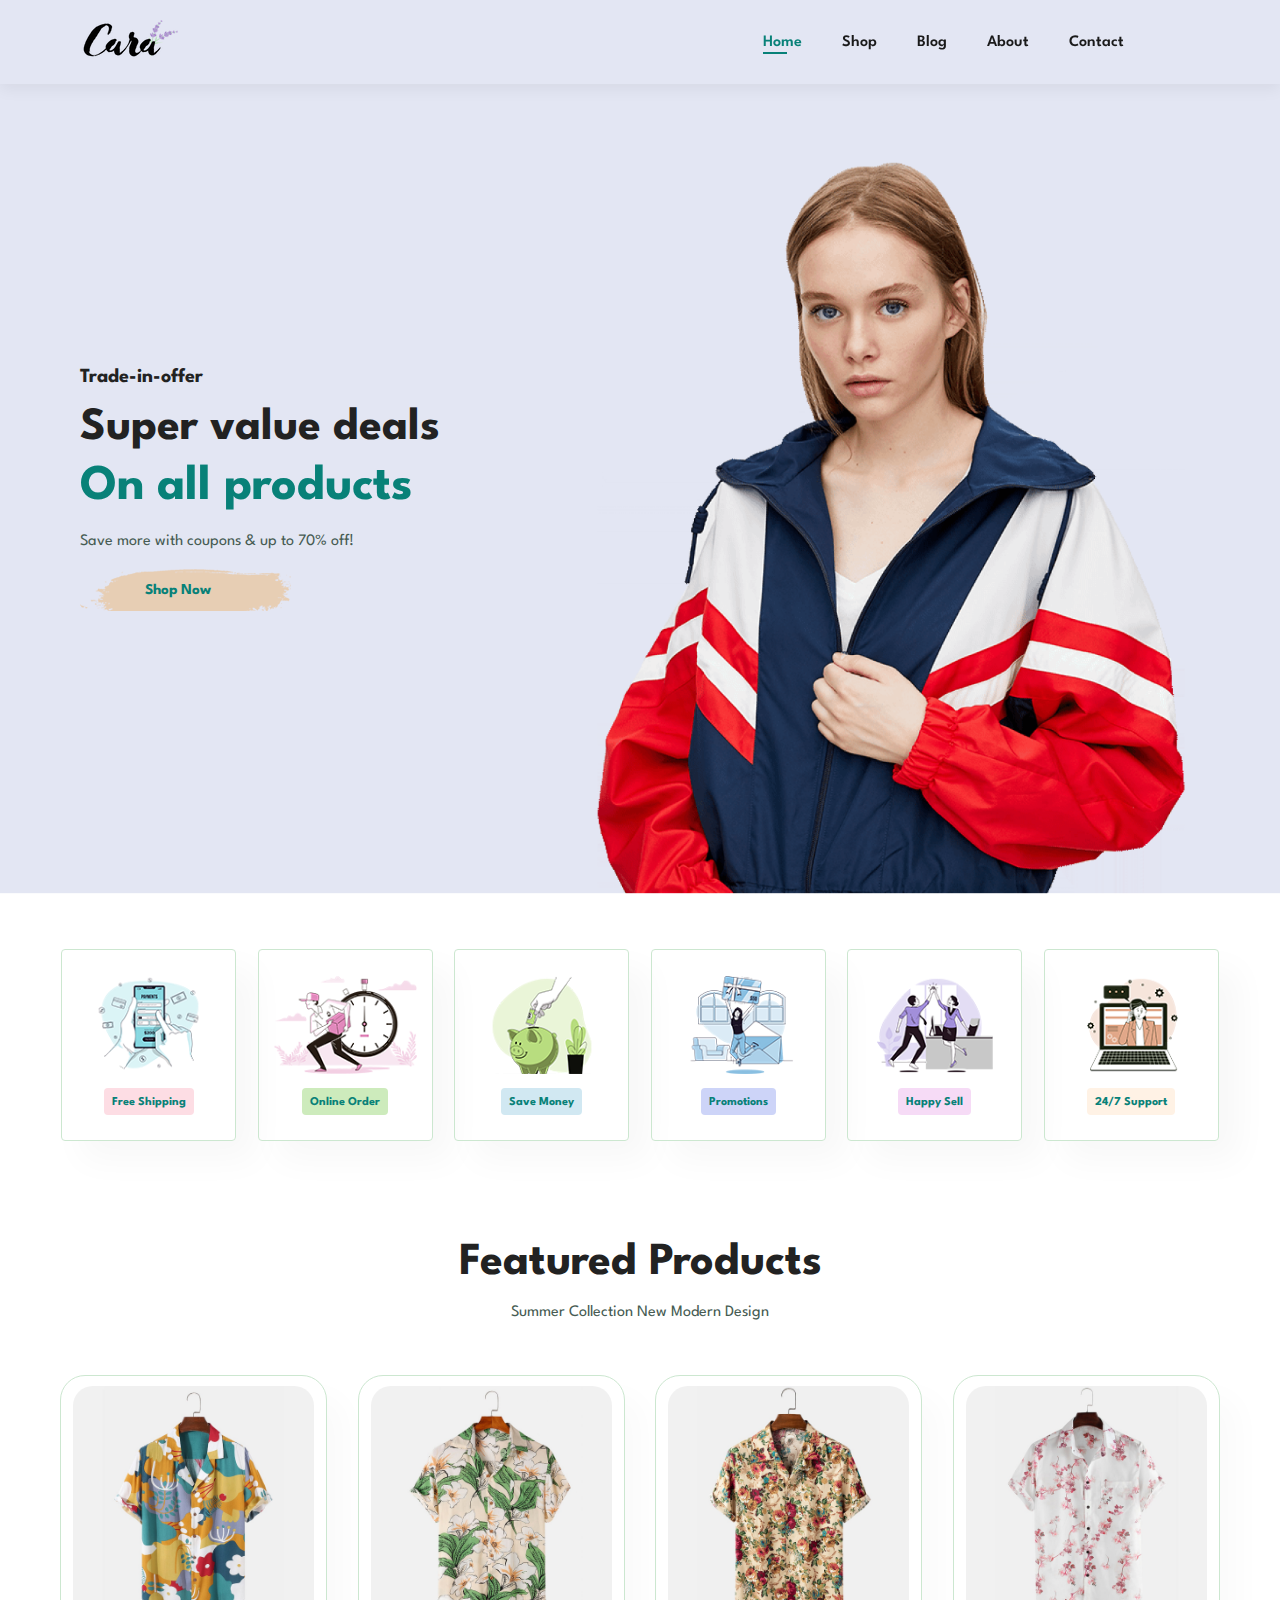
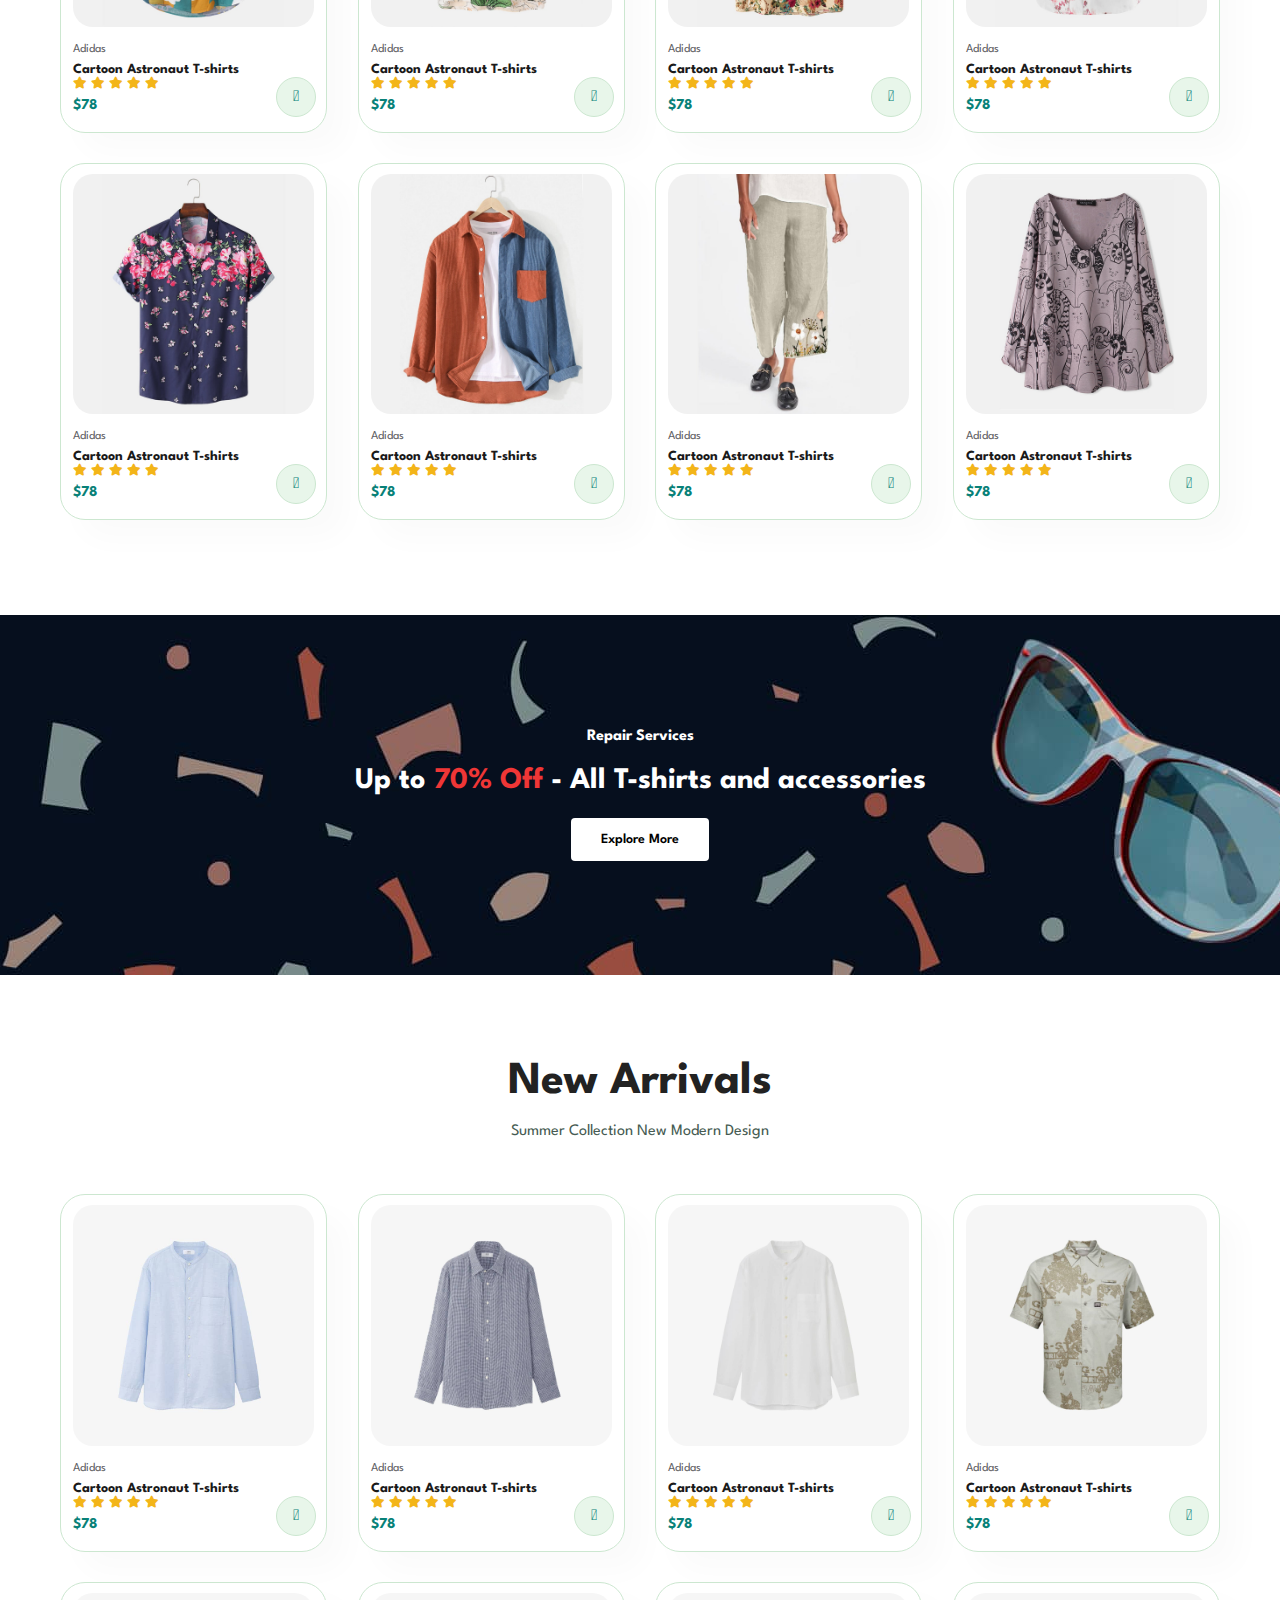
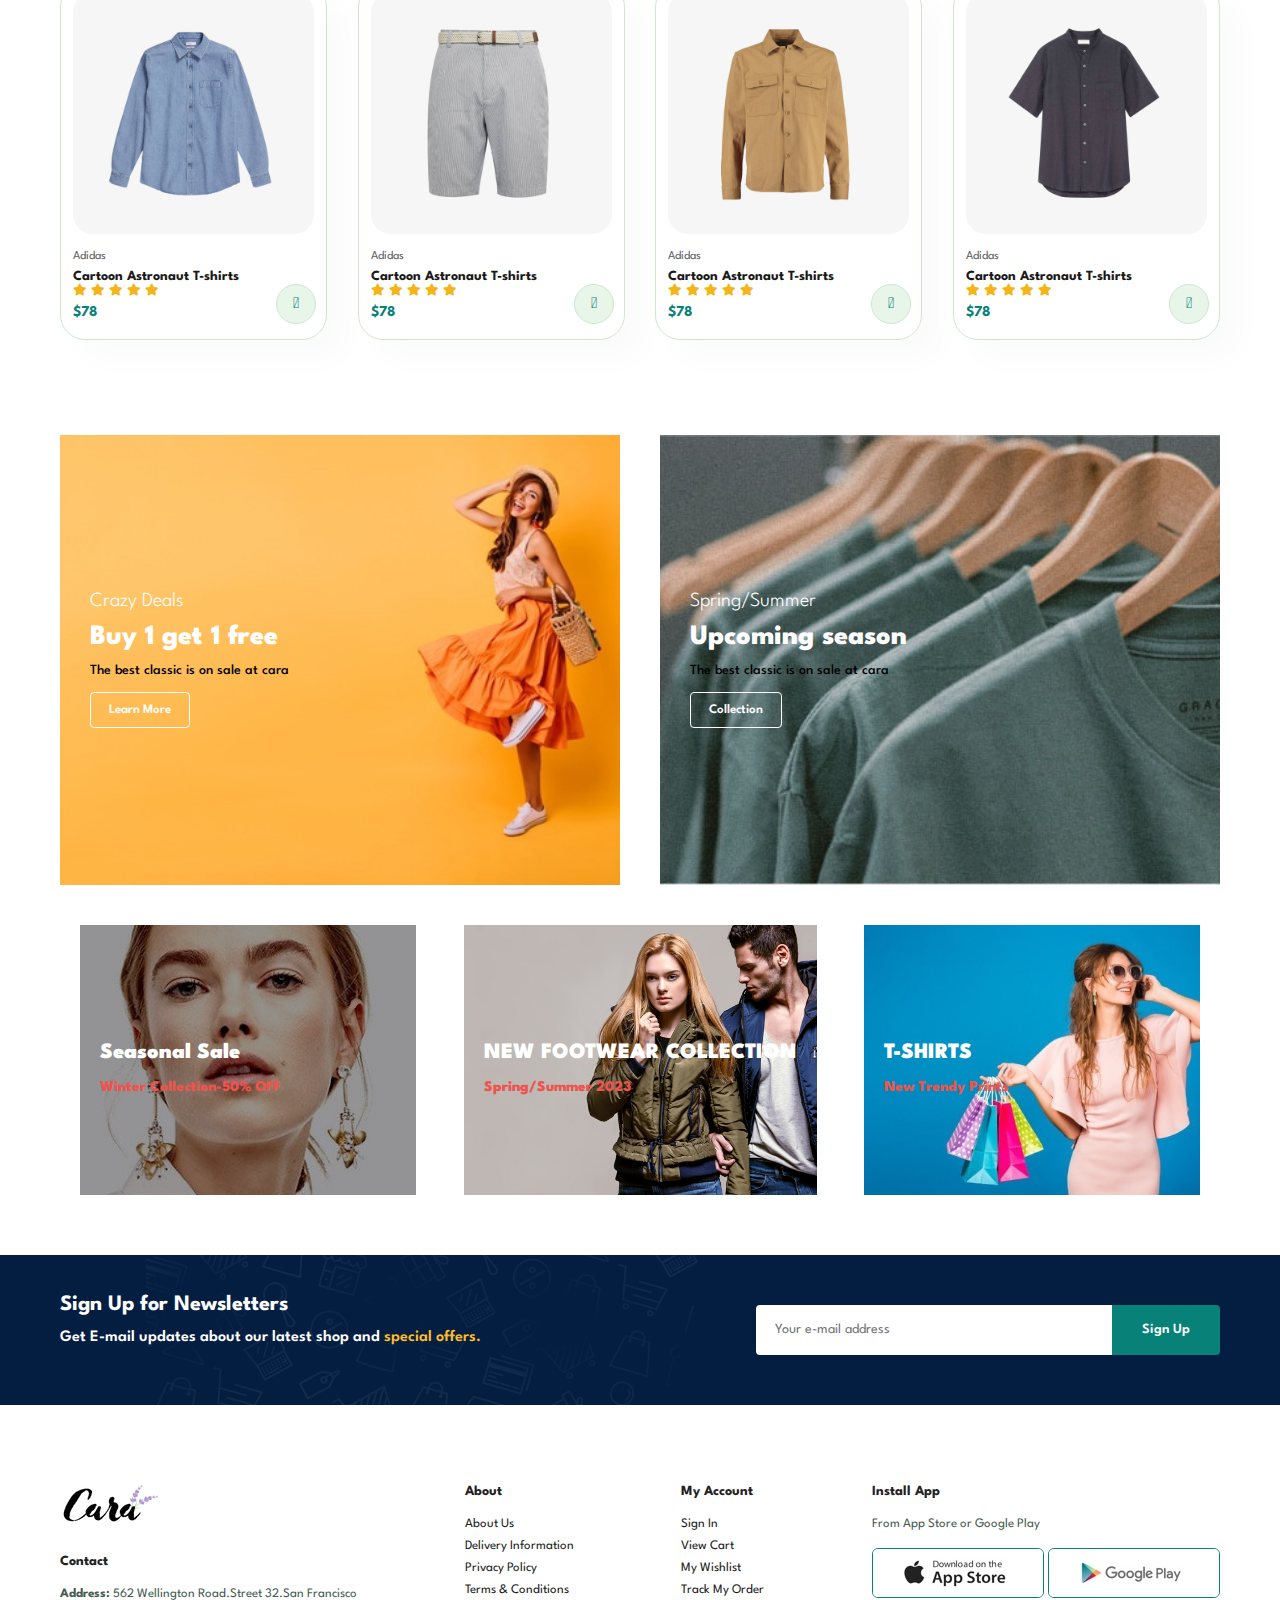
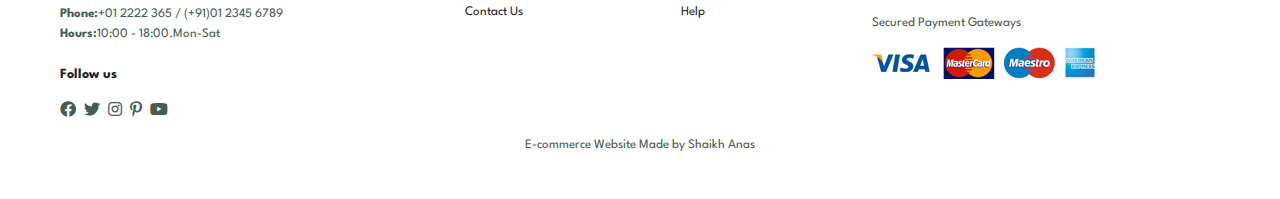
<file: index.html>
<!DOCTYPE html>
<html lang="en">
<head>
    <meta charset="UTF-8">
    <meta http-equiv="X-UA-Compatible" content="IE=edge">
    <meta name="viewport" content="width=device-width, initial-scale=1.0">
    <title>Ecommerce Website</title>
     <link rel="stylesheet" href="https://pro.fontawesome.com/releases/v5.10.0/css/all.css">
    <!-- <script src="https://kit.fontawesome.com/38c36dd0e7.js"></script> -->
    <link rel="stylesheet" href="style.css">
</head>
<body>
    <section id="header">
        <a href="#"><img src="img/logo.png" class="logo"></a>

        <div>
            <ul id="navbar">
                <li><a class="active" href="index.html">Home</a></li>
                <li><a href="shop.html">Shop</a></li>
                <li><a href="blog.html">Blog</a></li>
                <li><a href="about.html">About</a></li>
                <li><a href="contact.html">Contact</a></li>
                <li id="lg-bag"><a href="cart.html"><i class="far fa-shopping-bag"></i></a></li>
                <a href="#" id="close"><i class="far fa-times"></i></a>
            </ul>

        </div> 
        <div class="mobile">
            <a href="cart.html"><i class="far fa-shopping-bag"></i></a>
            <i id="bar" class="fas fa-outdent"></i>
        
        </div>
    </section>

    <section id="hero">
        <h4>Trade-in-offer</h4>
        <h2>Super value deals</h2>
        <h1>On all products</h1>
        <p>Save more with coupons & up to 70% off!</p>
        <button>Shop Now</button>
    </section>

    <section id="feature" class="section-p1">
        <div class="fe-box">
            <img src="./img/features/f1.png">
            <h6>Free Shipping</h6>
        </div>
        <div class="fe-box">
            <img src="./img/features/f2.png">
            <h6>Online Order</h6>
        </div>
        <div class="fe-box">
            <img src="./img/features/f3.png">
            <h6>Save Money</h6>
        </div>
        <div class="fe-box">
            <img src="./img/features/f4.png">
            <h6>Promotions</h6>
        </div>
        <div class="fe-box">
            <img src="./img/features/f5.png">
            <h6>Happy Sell</h6>
        </div>
        <div class="fe-box">
            <img src="./img/features/f6.png">
            <h6>24/7 Support</h6>
        </div>

    </section>

    <section id="product1" class="section-p1">
<h2>Featured Products</h2>
<p>Summer Collection New Modern Design</p>
<div class="pro-container">
    <div class="pro">
        <img src="img/products/f1.jpg">
        <div class="des">
            <span>Adidas</span>
            <h5>Cartoon Astronaut T-shirts</h5>
            <div class="star">
                <i class="fas fa-star"></i>
                <i class="fas fa-star"></i>
                <i class="fas fa-star"></i>
                <i class="fas fa-star"></i>
                <i class="fas fa-star"></i>
            </div>
            <h4>$78</h4>
        </div>
        <a href="#"><i class="fal fa-shopping-cart cart"></i></a>
    </div>
    <div class="pro">
        <img src="img/products/f2.jpg">
        <div class="des">
            <span>Adidas</span>
            <h5>Cartoon Astronaut T-shirts</h5>
            <div class="star">
                <i class="fas fa-star"></i>
                <i class="fas fa-star"></i>
                <i class="fas fa-star"></i>
                <i class="fas fa-star"></i>
                <i class="fas fa-star"></i>
            </div>
            <h4>$78</h4>
        </div>
        <a href="#"><i class="fal fa-shopping-cart cart"></i></a>
    </div>
    <div class="pro">
        <img src="img/products/f3.jpg">
        <div class="des">
            <span>Adidas</span>
            <h5>Cartoon Astronaut T-shirts</h5>
            <div class="star">
                <i class="fas fa-star"></i>
                <i class="fas fa-star"></i>
                <i class="fas fa-star"></i>
                <i class="fas fa-star"></i>
                <i class="fas fa-star"></i>
            </div>
            <h4>$78</h4>
        </div>
        <a href="#"><i class="fal fa-shopping-cart cart"></i></a>
    </div>
    <div class="pro">
        <img src="img/products/f4.jpg">
        <div class="des">
            <span>Adidas</span>
            <h5>Cartoon Astronaut T-shirts</h5>
            <div class="star">
                <i class="fas fa-star"></i>
                <i class="fas fa-star"></i>
                <i class="fas fa-star"></i>
                <i class="fas fa-star"></i>
                <i class="fas fa-star"></i>
            </div>
            <h4>$78</h4>
        </div>
        <a href="#"><i class="fal fa-shopping-cart cart"></i></a>
    </div>
    <div class="pro">
        <img src="img/products/f5.jpg">
        <div class="des">
            <span>Adidas</span>
            <h5>Cartoon Astronaut T-shirts</h5>
            <div class="star">
                <i class="fas fa-star"></i>
                <i class="fas fa-star"></i>
                <i class="fas fa-star"></i>
                <i class="fas fa-star"></i>
                <i class="fas fa-star"></i>
            </div>
            <h4>$78</h4>
        </div>
        <a href="#"><i class="fal fa-shopping-cart cart"></i></a>
    </div>
    <div class="pro">
        <img src="img/products/f6.jpg">
        <div class="des">
            <span>Adidas</span>
            <h5>Cartoon Astronaut T-shirts</h5>
            <div class="star">
                <i class="fas fa-star"></i>
                <i class="fas fa-star"></i>
                <i class="fas fa-star"></i>
                <i class="fas fa-star"></i>
                <i class="fas fa-star"></i>
            </div>
            <h4>$78</h4>
        </div>
        <a href="#"><i class="fal fa-shopping-cart cart"></i></a>
    </div>
    <div class="pro">
        <img src="img/products/f7.jpg">
        <div class="des">
            <span>Adidas</span>
            <h5>Cartoon Astronaut T-shirts</h5>
            <div class="star">
                <i class="fas fa-star"></i>
                <i class="fas fa-star"></i>
                <i class="fas fa-star"></i>
                <i class="fas fa-star"></i>
                <i class="fas fa-star"></i>
            </div>
            <h4>$78</h4>
        </div>
        <a href="#"><i class="fal fa-shopping-cart cart"></i></a>
    </div>
    <div class="pro">
        <img src="img/products/f8.jpg   ">
        <div class="des">
            <span>Adidas</span>
            <h5>Cartoon Astronaut T-shirts</h5>
            <div class="star">
                <i class="fas fa-star"></i>
                <i class="fas fa-star"></i>
                <i class="fas fa-star"></i>
                <i class="fas fa-star"></i>
                <i class="fas fa-star"></i>
            </div>
            <h4>$78</h4>
        </div>
        <a href="#"><i class="fal fa-shopping-cart cart"></i></a>
    </div>
</div>
    </section>

    <section id="banner" class="section-m1">
        <h4>Repair Services</h4>
        <h2>Up to <span>70% Off</span> - All T-shirts and accessories</h2>
        <button class="normal" >Explore More</button>
    </section>

    <section id="product1" class="section-p1">
        <h2>New Arrivals</h2>
        <p>Summer Collection New Modern Design</p>
        <div class="pro-container">
            <div class="pro">
                <img src="img/products/n1.jpg">
                <div class="des">
                    <span>Adidas</span>
                    <h5>Cartoon Astronaut T-shirts</h5>
                    <div class="star">
                        <i class="fas fa-star"></i>
                        <i class="fas fa-star"></i>
                        <i class="fas fa-star"></i>
                        <i class="fas fa-star"></i>
                        <i class="fas fa-star"></i>
                    </div>
                    <h4>$78</h4>
                </div>
                <a href="#"><i class="fal fa-shopping-cart cart"></i></a>
            </div>
            <div class="pro">
                <img src="img/products/n2.jpg">
                <div class="des">
                    <span>Adidas</span>
                    <h5>Cartoon Astronaut T-shirts</h5>
                    <div class="star">
                        <i class="fas fa-star"></i>
                        <i class="fas fa-star"></i>
                        <i class="fas fa-star"></i>
                        <i class="fas fa-star"></i>
                        <i class="fas fa-star"></i>
                    </div>
                    <h4>$78</h4>
                </div>
                <a href="#"><i class="fal fa-shopping-cart cart"></i></a>
            </div>
            <div class="pro">
                <img src="img/products/n3.jpg">
                <div class="des">
                    <span>Adidas</span>
                    <h5>Cartoon Astronaut T-shirts</h5>
                    <div class="star">
                        <i class="fas fa-star"></i>
                        <i class="fas fa-star"></i>
                        <i class="fas fa-star"></i>
                        <i class="fas fa-star"></i>
                        <i class="fas fa-star"></i>
                    </div>
                    <h4>$78</h4>
                </div>
                <a href="#"><i class="fal fa-shopping-cart cart"></i></a>
            </div>
            <div class="pro">
                <img src="img/products/n4.jpg">
                <div class="des">
                    <span>Adidas</span>
                    <h5>Cartoon Astronaut T-shirts</h5>
                    <div class="star">
                        <i class="fas fa-star"></i>
                        <i class="fas fa-star"></i>
                        <i class="fas fa-star"></i>
                        <i class="fas fa-star"></i>
                        <i class="fas fa-star"></i>
                    </div>
                    <h4>$78</h4>
                </div>
                <a href="#"><i class="fal fa-shopping-cart cart"></i></a>
            </div>
            <div class="pro">
                <img src="img/products/n5.jpg">
                <div class="des">
                    <span>Adidas</span>
                    <h5>Cartoon Astronaut T-shirts</h5>
                    <div class="star">
                        <i class="fas fa-star"></i>
                        <i class="fas fa-star"></i>
                        <i class="fas fa-star"></i>
                        <i class="fas fa-star"></i>
                        <i class="fas fa-star"></i>
                    </div>
                    <h4>$78</h4>
                </div>
                <a href="#"><i class="fal fa-shopping-cart cart"></i></a>
            </div>
            <div class="pro">
                <img src="img/products/n6.jpg">
                <div class="des">
                    <span>Adidas</span>
                    <h5>Cartoon Astronaut T-shirts</h5>
                    <div class="star">
                        <i class="fas fa-star"></i>
                        <i class="fas fa-star"></i>
                        <i class="fas fa-star"></i>
                        <i class="fas fa-star"></i>
                        <i class="fas fa-star"></i>
                    </div>
                    <h4>$78</h4>
                </div>
                <a href="#"><i class="fal fa-shopping-cart cart"></i></a>
            </div>
            <div class="pro">
                <img src="img/products/n7.jpg">
                <div class="des">
                    <span>Adidas</span>
                    <h5>Cartoon Astronaut T-shirts</h5>
                    <div class="star">
                        <i class="fas fa-star"></i>
                        <i class="fas fa-star"></i>
                        <i class="fas fa-star"></i>
                        <i class="fas fa-star"></i>
                        <i class="fas fa-star"></i>
                    </div>
                    <h4>$78</h4>
                </div>
                <a href="#"><i class="fal fa-shopping-cart cart"></i></a>
            </div>
            <div class="pro">
                <img src="img/products/n8.jpg   ">
                <div class="des">
                    <span>Adidas</span>
                    <h5>Cartoon Astronaut T-shirts</h5>
                    <div class="star">
                        <i class="fas fa-star"></i>
                        <i class="fas fa-star"></i>
                        <i class="fas fa-star"></i>
                        <i class="fas fa-star"></i>
                        <i class="fas fa-star"></i>
                    </div>
                    <h4>$78</h4>
                </div>
                <a href="#"><i class="fal fa-shopping-cart cart"></i></a>
            </div>
        </div>
    </section>

    <section id="sm-banner" class="section-p1">
        <div class="banner-box">
            <h4>Crazy Deals</h4>
            <h2>Buy 1 get 1 free</h2>
            <span>The best classic is on sale at cara</span>
            <button class="white">Learn More</button>
        </div>
        <div class="banner-box banner-box2">
            <h4>Spring/Summer</h4>
            <h2>Upcoming season</h2>
            <span>The best classic is on sale at cara</span>
            <button class="white">Collection</button>
        </div>
    </section>

    <section id="banner3">
        <div class="banner-box">
            <h2>Seasonal Sale</h2>
                <h3>Winter Collection-50% OFF</h3> 
        </div>
        <div class="banner-box banner-box2">
            <h2>NEW FOOTWEAR COLLECTION</h2>
                <h3>Spring/Summer 2023</h3> 
        </div>
        <div class="banner-box banner-box3">
            <h2>T-SHIRTS</h2>
                <h3>New Trendy Prints</h3> 
        </div>
    </section>

    <section id="newsletter" class="section-p1 section-m1">
        <div class="newstext">
            <h4>Sign Up for Newsletters</h4>
            <p>Get E-mail updates about our latest shop and <span>special offers.</span></p>
        </div>
        <div class="form">
            <input type="text" placeholder="Your e-mail address">
            <button class="normal">Sign Up</button>
        </div>
    </section>

    <footer class="section-p1">
        <div class="col">
            <img class="logo" src="img/logo.png" alt="">
            <h4>Contact</h4>
            <p><strong>Address:</strong> 562 Wellington Road.Street 32.San Francisco</p>
            <p><strong>Phone:</strong>+01 2222 365 / (+91)01 2345 6789</p>
            <p><strong>Hours:</strong>10:00 - 18:00.Mon-Sat</p>
    
        <div class="follow">
            <h4>Follow us</h4>
            <div class="icon">
                <i class="fab fa-facebook"></i>
                <i class="fab fa-twitter"></i>
                <i class="fab fa-instagram"></i>
                <i class="fab fa-pinterest-p"></i>
                <i class="fab fa-youtube"></i>
            </div>
            </div>
        </div>
        <div class="col">
            <h4>About</h4>
            <a href="#">About Us</a>
            <a href="#">Delivery Information</a>
            <a href="#">Privacy Policy</a>
            <a href="#">Terms & Conditions</a>
            <a href="#">Contact Us</a>
        </div>
        <div class="col">
            <h4>My Account</h4>
            <a href="#">Sign In</a>
            <a href="#">View Cart</a>
            <a href="#">My Wishlist</a>
            <a href="#">Track My Order</a>
            <a href="#">Help</a>
        </div>
        <div class="col install">
            <h4>Install App</h4>
            <p>From App Store or Google Play</p>
            <div class="row">
                <img src="./img/pay/app.jpg" alt="">
                <img src="./img/pay/play.jpg" alt="">
            </div>
            <p>Secured Payment Gateways</p>
            <img src="./img/pay/pay.png" alt="">
        </div>
        <div class="copyright">
            <p>E-commerce Website Made by Shaikh Anas</p>
        </div>
    </footer>
    
    <script src="script.js"></script>
</body>
</html>
</file>
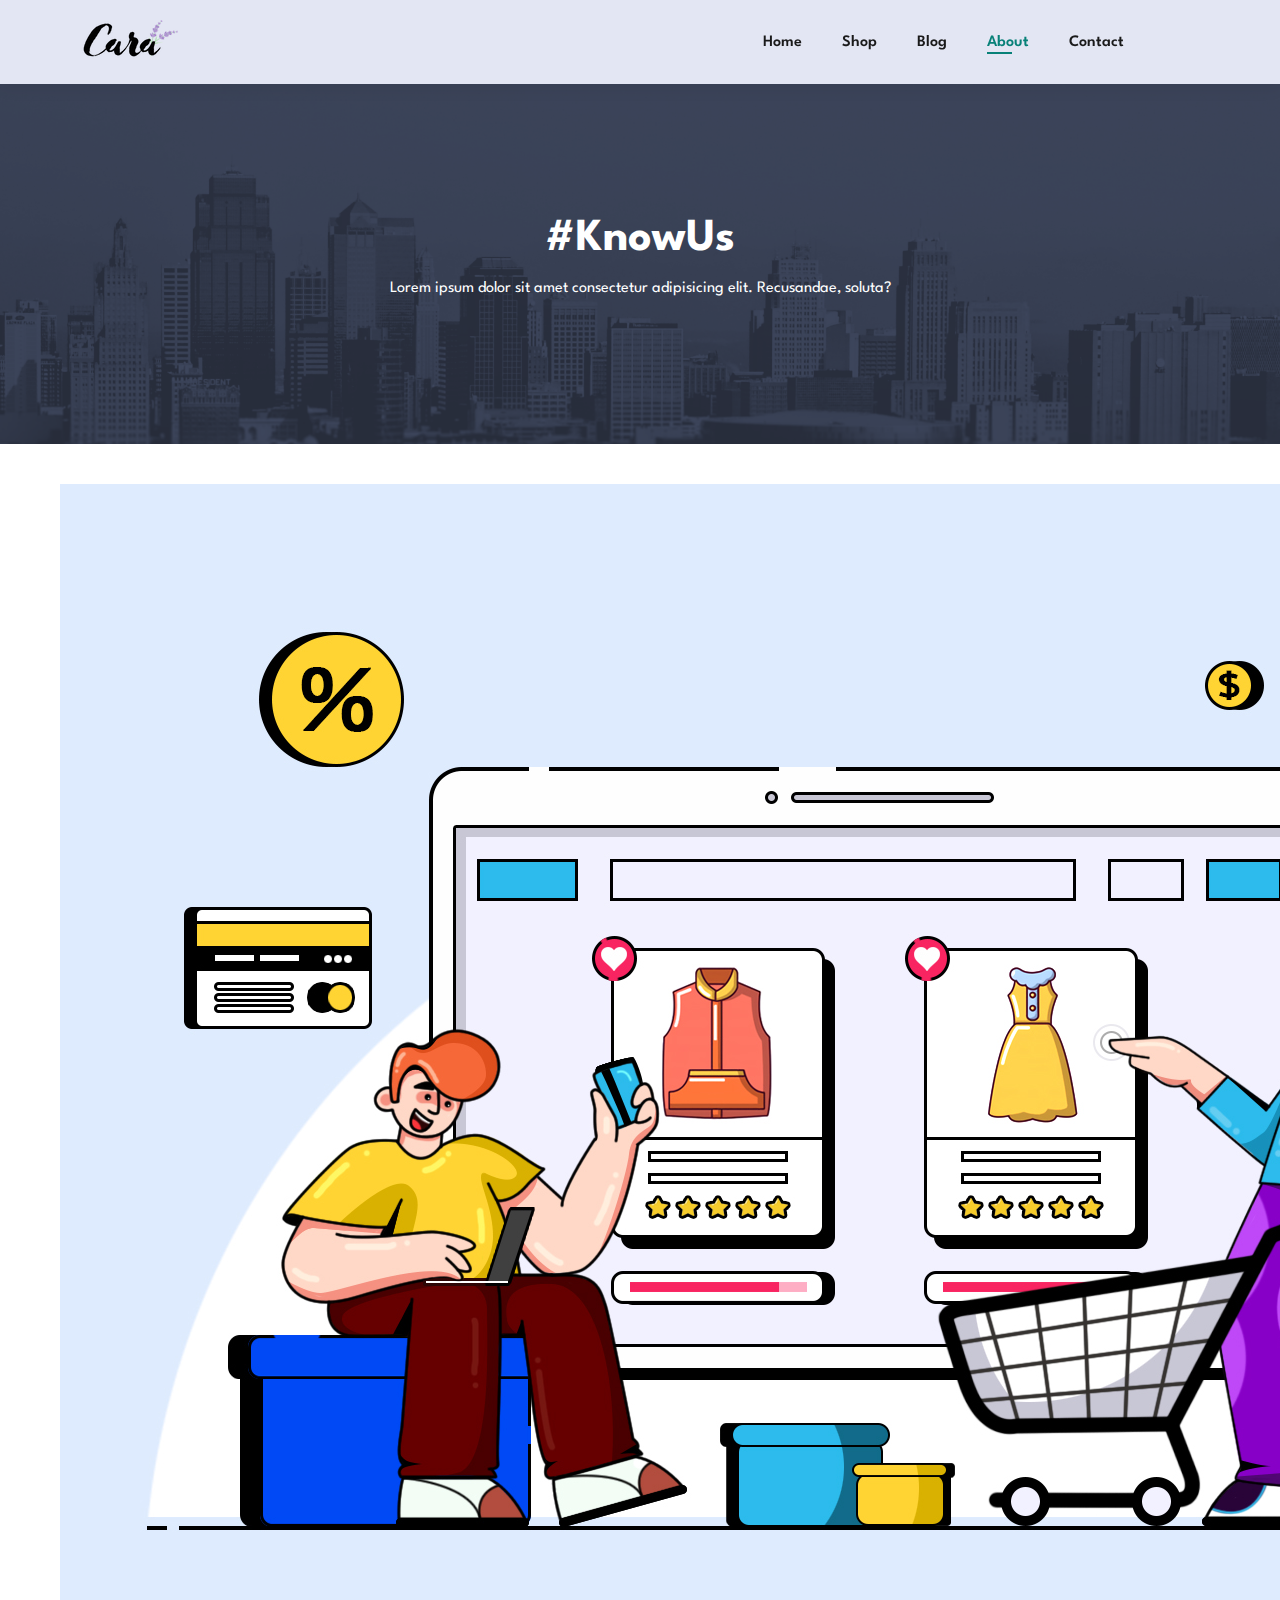
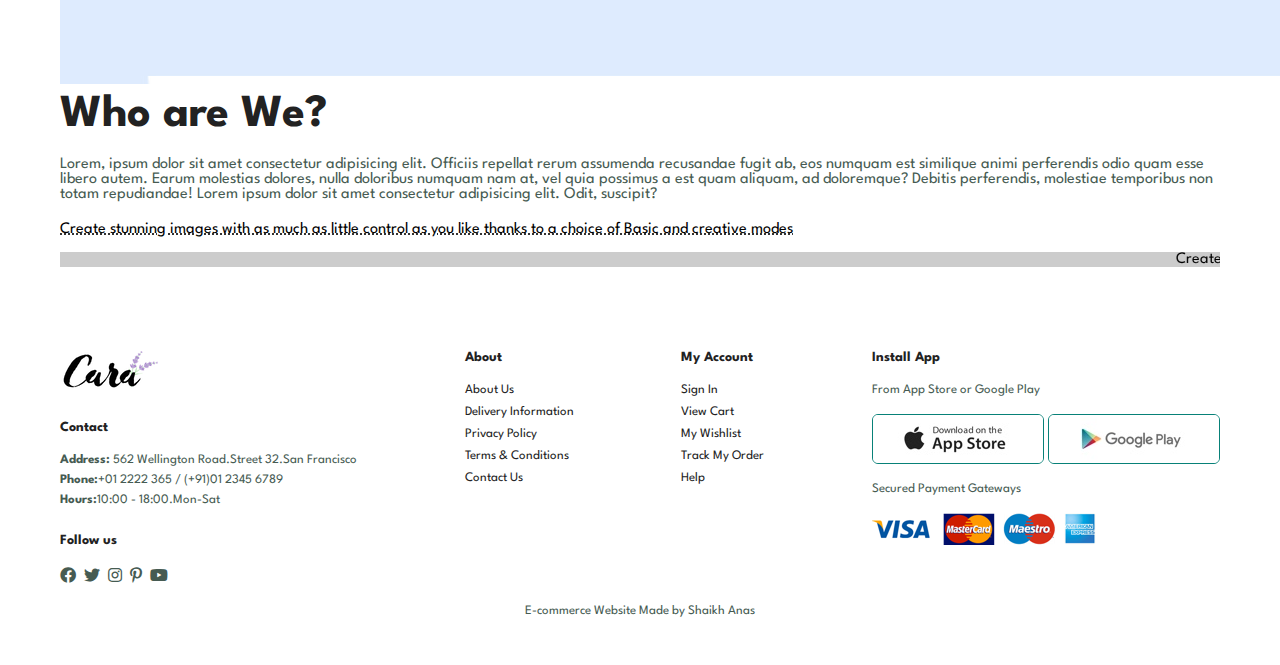
<file: about.html>
<!DOCTYPE html>
<html lang="en">
<head>
    <meta charset="UTF-8">
    <meta http-equiv="X-UA-Compatible" content="IE=edge">
    <meta name="viewport" content="width=device-width, initial-scale=1.0">
    <title>Ecommerce Website</title>
     <link rel="stylesheet" href="https://pro.fontawesome.com/releases/v5.10.0/css/all.css">
    <link rel="stylesheet" href="style.css">
</head>
<body>
    <section id="header">
        <a href="#"><img src="img/logo.png" class="logo"></a>

        <div>
            <ul id="navbar">
                <li><a  href="index.html">Home</a></li>
                <li><a  href="shop.html">Shop</a></li>
                <li><a  href="blog.html">Blog</a></li>
                <li><a class="active" href="about.html">About</a></li>
                <li><a href="contact.html">Contact</a></li>
                <li id="lg-bag"><a href="cart.html"><i class="far fa-shopping-bag"></i></a></li>
                <a href="#" id="close"><i class="far fa-times"></i></a>
            </ul>

        </div> 
        <div class="mobile">
            <a href="cart.html"><i class="far fa-shopping-bag"></i></a>
            <i id="bar" class="fas fa-outdent"></i>
        
        </div>
    </section>

    <section id="page-header" class="about-header">
        <h2>#KnowUs</h2>
        <p>Lorem ipsum dolor sit amet consectetur adipisicing elit. Recusandae, soluta?</p>
    </section>

    <section id="about-head"class="section-p1">
        <img src="img/about/a6.jpg" alt="">
        <div>
            <h2>Who are We?</h2>
            <p>Lorem, ipsum dolor sit amet consectetur adipisicing elit. Officiis repellat rerum assumenda recusandae fugit ab, eos numquam est similique animi perferendis odio quam esse libero autem. Earum molestias dolores, nulla doloribus numquam nam at, vel quia possimus a est quam aliquam, ad doloremque? Debitis perferendis, molestiae temporibus non totam repudiandae! Lorem ipsum dolor sit amet consectetur adipisicing elit. Odit, suscipit?</p>
            <abbr title="">Create stunning images with as much as little control as you like thanks to a choice of Basic and creative modes</abbr>

            <br><br>
            <marquee bgcolor="#ccc" loop="-1" scrollamount="5" width="100%">Create stunning images with as much as little control as you like thanks to a choice of Basic and creative modes</marquee>
        </div>

    </section>

   

    <footer class="section-p1">
        <div class="col">
            <img class="logo" src="img/logo.png" alt="">
            <h4>Contact</h4>
            <p><strong>Address:</strong> 562 Wellington Road.Street 32.San Francisco</p>
            <p><strong>Phone:</strong>+01 2222 365 / (+91)01 2345 6789</p>
            <p><strong>Hours:</strong>10:00 - 18:00.Mon-Sat</p>
    
        <div class="follow">
            <h4>Follow us</h4>
            <div class="icon">
                <i class="fab fa-facebook"></i>
                <i class="fab fa-twitter"></i>
                <i class="fab fa-instagram"></i>
                <i class="fab fa-pinterest-p"></i>
                <i class="fab fa-youtube"></i>
            </div>
            </div>
        </div>
        <div class="col">
            <h4>About</h4>
            <a href="#">About Us</a>
            <a href="#">Delivery Information</a>
            <a href="#">Privacy Policy</a>
            <a href="#">Terms & Conditions</a>
            <a href="#">Contact Us</a>
        </div>
        <div class="col">
            <h4>My Account</h4>
            <a href="#">Sign In</a>
            <a href="#">View Cart</a>
            <a href="#">My Wishlist</a>
            <a href="#">Track My Order</a>
            <a href="#">Help</a>
        </div>
        <div class="col install">
            <h4>Install App</h4>
            <p>From App Store or Google Play</p>
            <div class="row">
                <img src="./img/pay/app.jpg" alt="">
                <img src="./img/pay/play.jpg" alt="">
            </div>
            <p>Secured Payment Gateways</p>
            <img src="./img/pay/pay.png" alt="">
        </div>
        <div class="copyright">
            <p>E-commerce Website Made by Shaikh Anas</p>
        </div>
    </footer>
    
    <script src="script.js"></script>
</body>
</html>
</file>
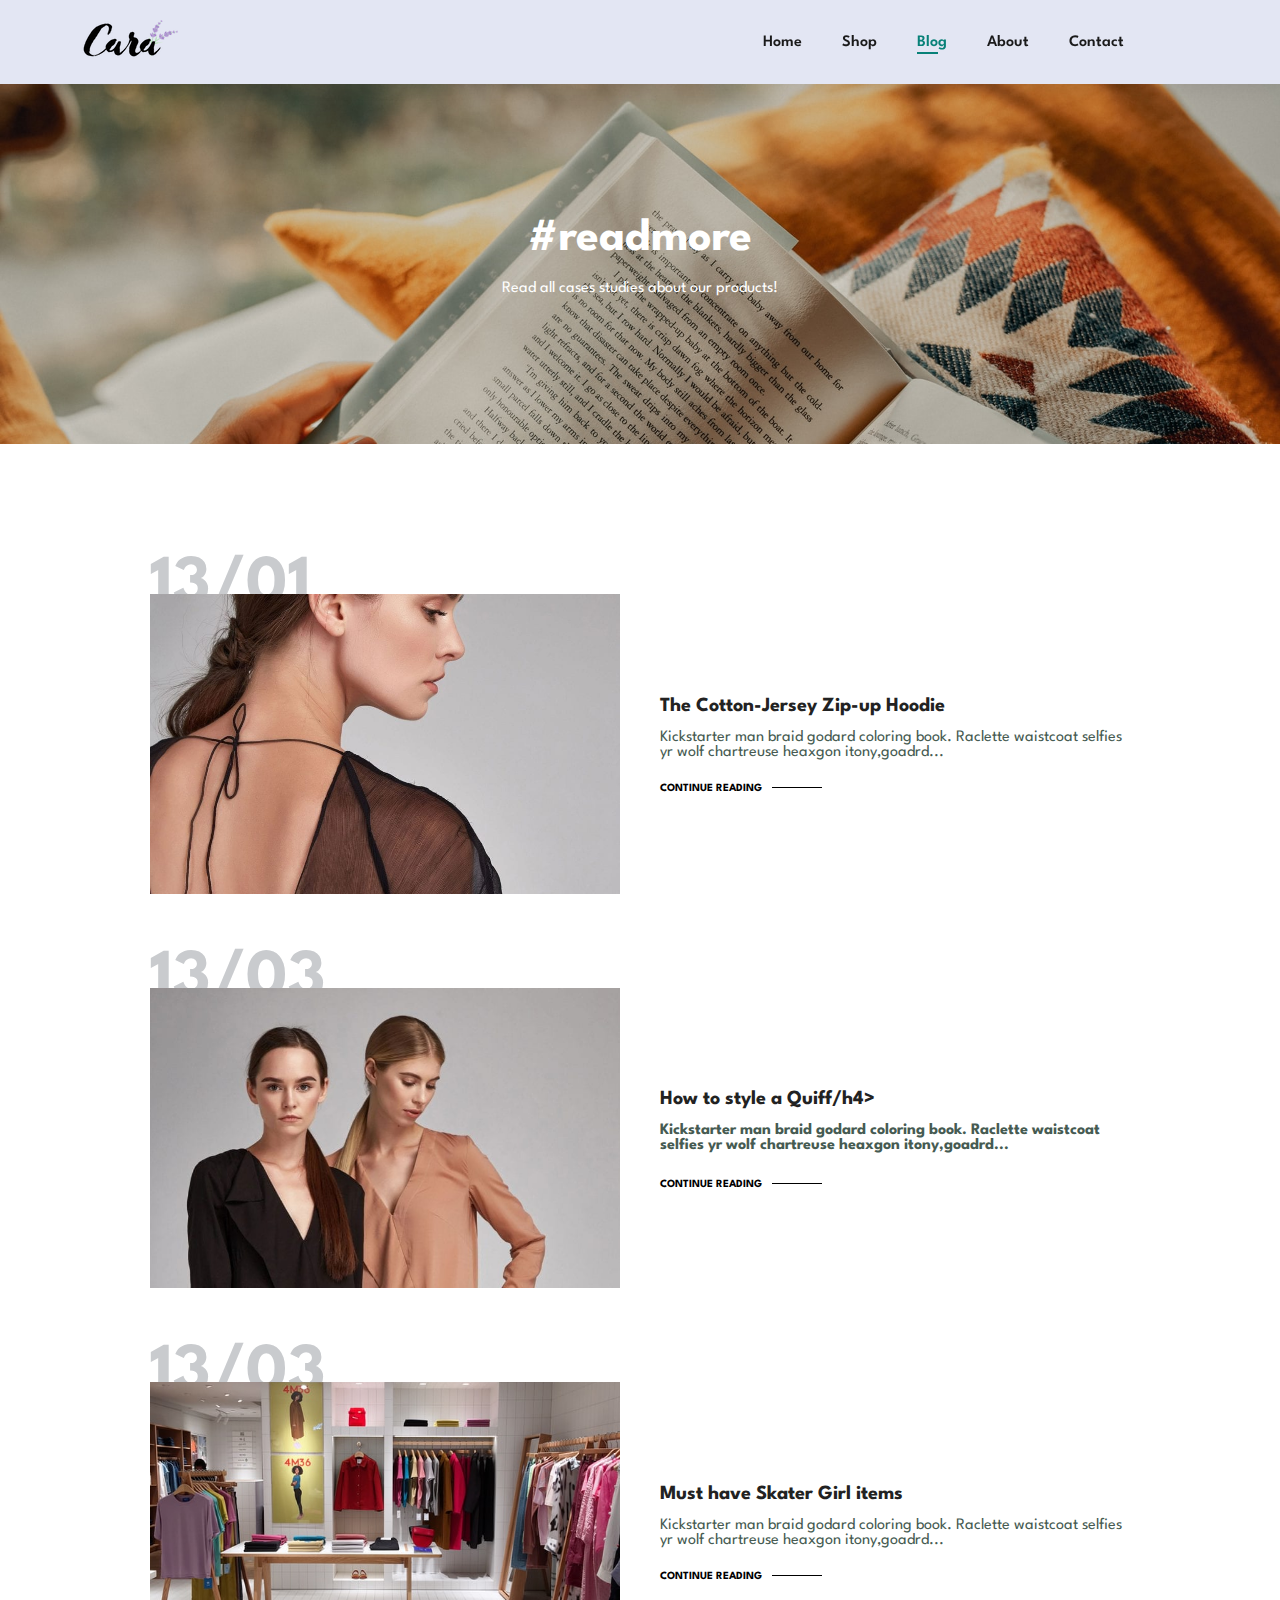
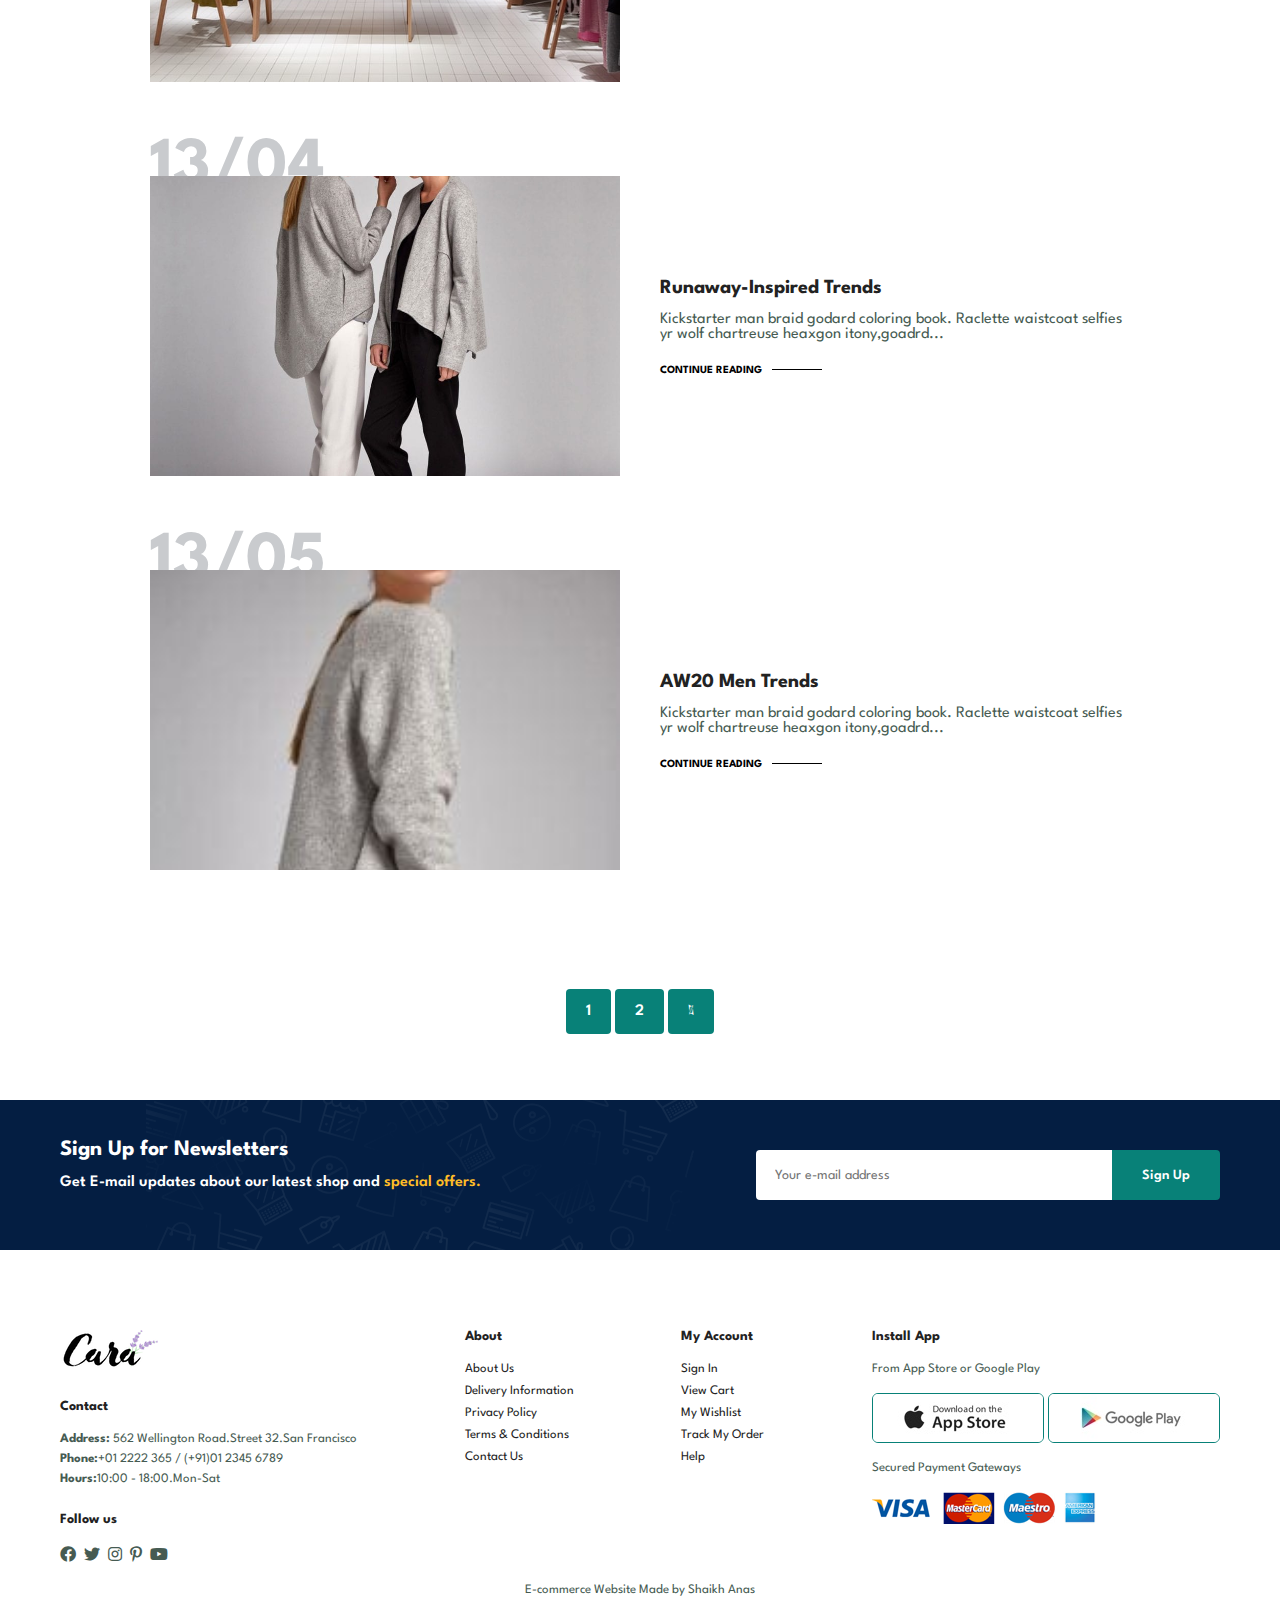
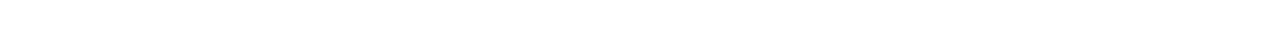
<file: blog.html>
<!DOCTYPE html>
<html lang="en">
<head>
    <meta charset="UTF-8">
    <meta http-equiv="X-UA-Compatible" content="IE=edge">
    <meta name="viewport" content="width=device-width, initial-scale=1.0">
    <title>Ecommerce Website</title>
     <link rel="stylesheet" href="https://pro.fontawesome.com/releases/v5.10.0/css/all.css">
    <link rel="stylesheet" href="style.css">
</head>
<body>
    <section id="header">
        <a href="#"><img src="img/logo.png" class="logo"></a>

        <div>
            <ul id="navbar">
                <li><a  href="index.html">Home</a></li>
                <li><a  href="shop.html">Shop</a></li>
                <li><a class="active" href="blog.html">Blog</a></li>
                <li><a href="about.html">About</a></li>
                <li><a href="contact.html">Contact</a></li>
                <li id="lg-bag"><a href="cart.html"><i class="far fa-shopping-bag"></i></a></li>
                <a href="#" id="close"><i class="far fa-times"></i></a>
            </ul>

        </div> 
        <div class="mobile">
            <a href="cart.html"><i class="far fa-shopping-bag"></i></a>
            <i id="bar" class="fas fa-outdent"></i>
        
        </div>
    </section>

    <section id="page-header" class="blog-header">
        <h2>#readmore</h2>
        <p>Read all cases studies about our products!</p>
    </section>

    <section id="blog">
        <div class="blog-box">
            <div class="blog-img">
                <img src="./img/blog/b1.jpg" alt="">
            </div>
            <div class="blog-details">
                <h4>The Cotton-Jersey Zip-up Hoodie</h4>
                <p>Kickstarter man braid godard coloring book. Raclette waistcoat selfies yr wolf chartreuse heaxgon itony,goadrd...</p>
            <a href="#">CONTINUE READING</a>
            </div>
            <h1>13/01</h1>
        </div>
        <div class="blog-box">
            <div class="blog-img">
                <img src="./img/blog/b2.jpg" alt="">
            </div>
            <div class="blog-details">
                <h4>How to style a Quiff/h4>
                <p>Kickstarter man braid godard coloring book. Raclette waistcoat selfies yr wolf chartreuse heaxgon itony,goadrd...</p>
            <a href="#">CONTINUE READING</a>
            </div>
            <h1>13/03</h1>
        </div>
        <div class="blog-box">
            <div class="blog-img">
                <img src="./img/blog/b3.jpg" alt="">
            </div>
            <div class="blog-details">
                <h4>Must have Skater Girl items</h4>
                <p>Kickstarter man braid godard coloring book. Raclette waistcoat selfies yr wolf chartreuse heaxgon itony,goadrd...</p>
            <a href="#">CONTINUE READING</a>
            </div>
            <h1>13/03</h1>
        </div>
        <div class="blog-box">
            <div class="blog-img">
                <img src="./img/blog/b4.jpg" alt="">
            </div>
            <div class="blog-details">
                <h4>Runaway-Inspired Trends</h4>
                <p>Kickstarter man braid godard coloring book. Raclette waistcoat selfies yr wolf chartreuse heaxgon itony,goadrd...</p>
            <a href="#">CONTINUE READING</a>
            </div>
            <h1>13/04</h1>
        </div>
        <div class="blog-box">
            <div class="blog-img">
                <img src="./img/blog/b5.jpg" alt="">
            </div>
            <div class="blog-details">
                <h4>AW20 Men Trends</h4>
                <p>Kickstarter man braid godard coloring book. Raclette waistcoat selfies yr wolf chartreuse heaxgon itony,goadrd...</p>
            <a href="#">CONTINUE READING</a>
            </div>
            <h1>13/05</h1>
        </div>

    </section>

    <section id="pagination" class="section-p1">
        <a href="#">1</a>
        <a href="#">2</a>
        <a href="#"><i class="fal fa-long-arrow-alt-right"></i></a>


    </section>

    <section id="newsletter" class="section-p1 section-m1">
        <div class="newstext">
            <h4>Sign Up for Newsletters</h4>
            <p>Get E-mail updates about our latest shop and <span>special offers.</span></p>
        </div>
        <div class="form">
            <input type="text" placeholder="Your e-mail address">
            <button class="normal">Sign Up</button>
        </div>
    </section>

    <footer class="section-p1">
        <div class="col">
            <img class="logo" src="img/logo.png" alt="">
            <h4>Contact</h4>
            <p><strong>Address:</strong> 562 Wellington Road.Street 32.San Francisco</p>
            <p><strong>Phone:</strong>+01 2222 365 / (+91)01 2345 6789</p>
            <p><strong>Hours:</strong>10:00 - 18:00.Mon-Sat</p>
    
        <div class="follow">
            <h4>Follow us</h4>
            <div class="icon">
                <i class="fab fa-facebook"></i>
                <i class="fab fa-twitter"></i>
                <i class="fab fa-instagram"></i>
                <i class="fab fa-pinterest-p"></i>
                <i class="fab fa-youtube"></i>
            </div>
            </div>
        </div>
        <div class="col">
            <h4>About</h4>
            <a href="#">About Us</a>
            <a href="#">Delivery Information</a>
            <a href="#">Privacy Policy</a>
            <a href="#">Terms & Conditions</a>
            <a href="#">Contact Us</a>
        </div>
        <div class="col">
            <h4>My Account</h4>
            <a href="#">Sign In</a>
            <a href="#">View Cart</a>
            <a href="#">My Wishlist</a>
            <a href="#">Track My Order</a>
            <a href="#">Help</a>
        </div>
        <div class="col install">
            <h4>Install App</h4>
            <p>From App Store or Google Play</p>
            <div class="row">
                <img src="./img/pay/app.jpg" alt="">
                <img src="./img/pay/play.jpg" alt="">
            </div>
            <p>Secured Payment Gateways</p>
            <img src="./img/pay/pay.png" alt="">
        </div>
        <div class="copyright">
            <p>E-commerce Website Made by Shaikh Anas</p>
        </div>
    </footer>
    
    <script src="script.js"></script>
</body>
</html>
</file>
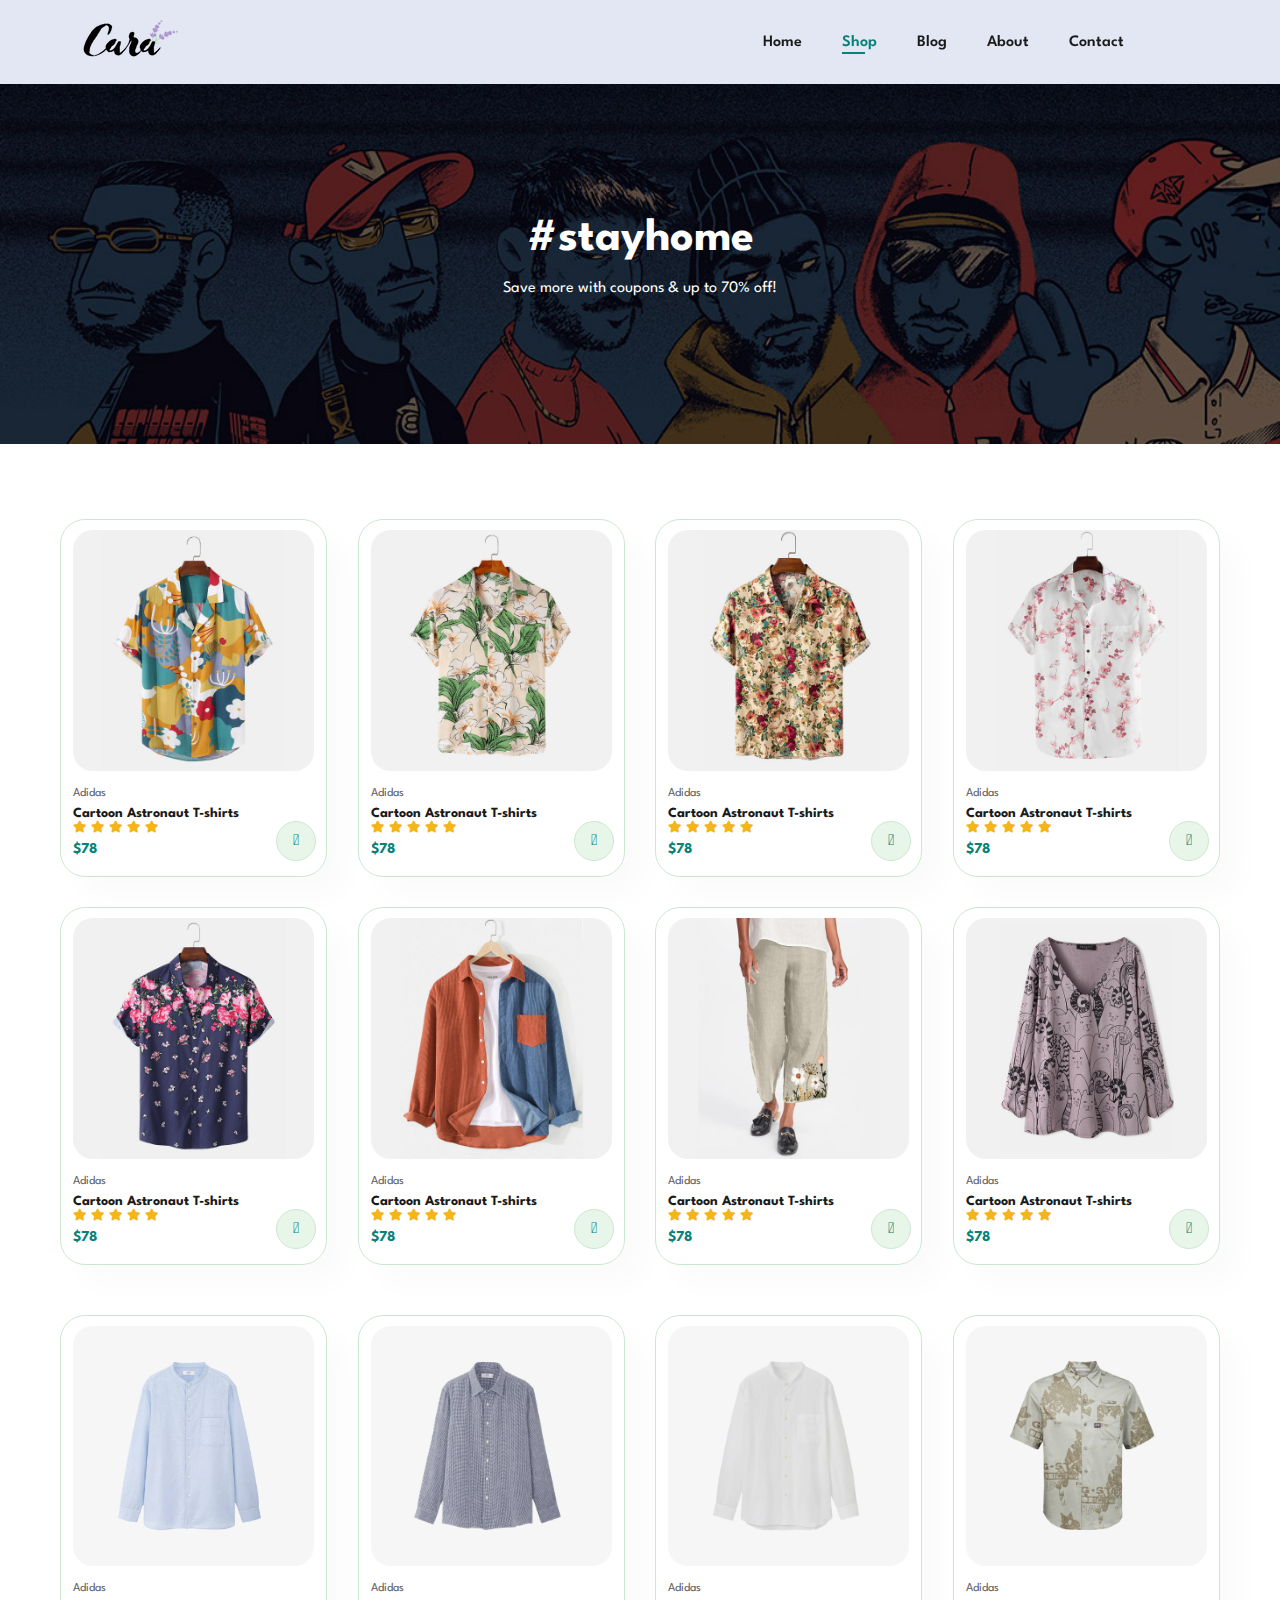
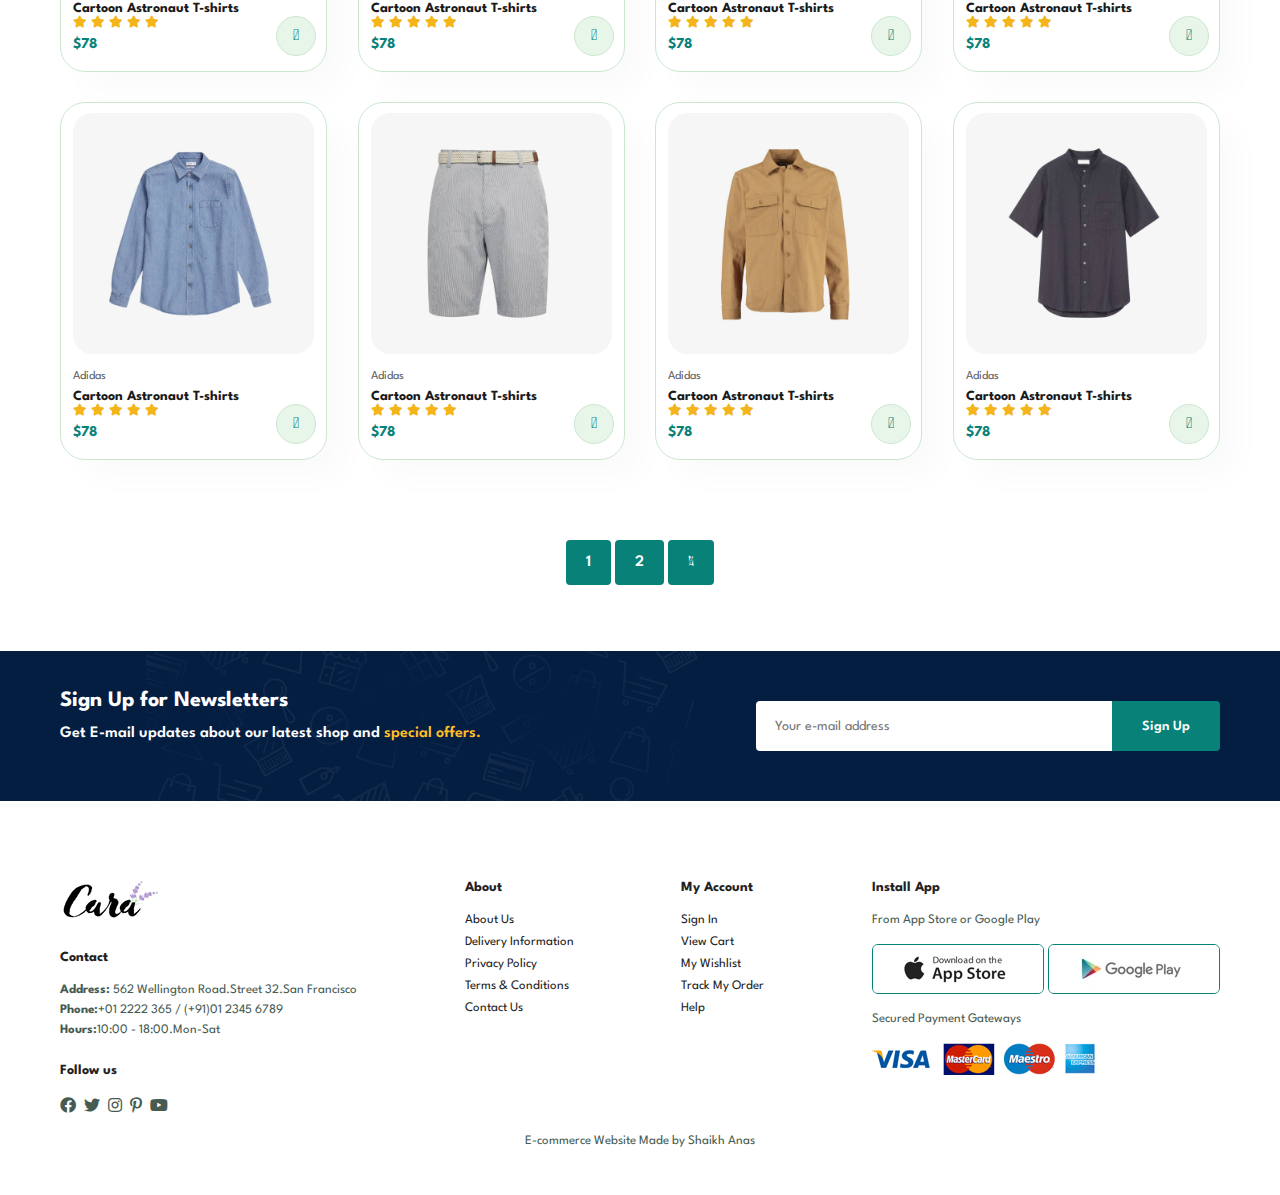
<file: shop.html>
<!DOCTYPE html>
<html lang="en">
<head>
    <meta charset="UTF-8">
    <meta http-equiv="X-UA-Compatible" content="IE=edge">
    <meta name="viewport" content="width=device-width, initial-scale=1.0">
    <title>Ecommerce Website</title>
     <link rel="stylesheet" href="https://pro.fontawesome.com/releases/v5.10.0/css/all.css">
    <link rel="stylesheet" href="style.css">
</head>
<body>
    <section id="header">
        <a href="#"><img src="img/logo.png" class="logo"></a>

        <div>
            <ul id="navbar">
                <li><a  href="index.html">Home</a></li>
                <li><a class="active" href="shop.html">Shop</a></li>
                <li><a href="blog.html">Blog</a></li>
                <li><a href="about.html">About</a></li>
                <li><a href="contact.html">Contact</a></li>
                <li id="lg-bag"><a href="cart.html"><i class="far fa-shopping-bag"></i></a></li>
                <a href="#" id="close"><i class="far fa-times"></i></a>
            </ul>

        </div> 
        <div class="mobile">
            <a href="cart.html"><i class="far fa-shopping-bag"></i></a>
            <i id="bar" class="fas fa-outdent"></i>
        
        </div>
    </section>

    <section id="page-header">
        <h2>#stayhome</h2>
        <p>Save more with coupons & up to 70% off!</p>
    </section>

    <section id="product1" class="section-p1">
<div class="pro-container">
    <div class="pro" onclick="window.location.href='sproduct.html'">
        <img src="img/products/f1.jpg">
        <div class="des">
            <span>Adidas</span>
            <h5>Cartoon Astronaut T-shirts</h5>
            <div class="star">
                <i class="fas fa-star"></i>
                <i class="fas fa-star"></i>
                <i class="fas fa-star"></i>
                <i class="fas fa-star"></i>
                <i class="fas fa-star"></i>
            </div>
            <h4>$78</h4>
        </div>
        <a href="#"><i class="fal fa-shopping-cart cart"></i></a>
    </div>
    <div class="pro">
        <img src="img/products/f2.jpg">
        <div class="des">
            <span>Adidas</span>
            <h5>Cartoon Astronaut T-shirts</h5>
            <div class="star">
                <i class="fas fa-star"></i>
                <i class="fas fa-star"></i>
                <i class="fas fa-star"></i>
                <i class="fas fa-star"></i>
                <i class="fas fa-star"></i>
            </div>
            <h4>$78</h4>
        </div>
        <a href="#"><i class="fal fa-shopping-cart cart"></i></a>
    </div>
    <div class="pro">
        <img src="img/products/f3.jpg">
        <div class="des">
            <span>Adidas</span>
            <h5>Cartoon Astronaut T-shirts</h5>
            <div class="star">
                <i class="fas fa-star"></i>
                <i class="fas fa-star"></i>
                <i class="fas fa-star"></i>
                <i class="fas fa-star"></i>
                <i class="fas fa-star"></i>
            </div>
            <h4>$78</h4>
        </div>
        <a href="#"><i class="fal fa-shopping-cart cart"></i></a>
    </div>
    <div class="pro">
        <img src="img/products/f4.jpg">
        <div class="des">
            <span>Adidas</span>
            <h5>Cartoon Astronaut T-shirts</h5>
            <div class="star">
                <i class="fas fa-star"></i>
                <i class="fas fa-star"></i>
                <i class="fas fa-star"></i>
                <i class="fas fa-star"></i>
                <i class="fas fa-star"></i>
            </div>
            <h4>$78</h4>
        </div>
        <a href="#"><i class="fal fa-shopping-cart cart"></i></a>
    </div>
    <div class="pro">
        <img src="img/products/f5.jpg">
        <div class="des">
            <span>Adidas</span>
            <h5>Cartoon Astronaut T-shirts</h5>
            <div class="star">
                <i class="fas fa-star"></i>
                <i class="fas fa-star"></i>
                <i class="fas fa-star"></i>
                <i class="fas fa-star"></i>
                <i class="fas fa-star"></i>
            </div>
            <h4>$78</h4>
        </div>
        <a href="#"><i class="fal fa-shopping-cart cart"></i></a>
    </div>
    <div class="pro">
        <img src="img/products/f6.jpg">
        <div class="des">
            <span>Adidas</span>
            <h5>Cartoon Astronaut T-shirts</h5>
            <div class="star">
                <i class="fas fa-star"></i>
                <i class="fas fa-star"></i>
                <i class="fas fa-star"></i>
                <i class="fas fa-star"></i>
                <i class="fas fa-star"></i>
            </div>
            <h4>$78</h4>
        </div>
        <a href="#"><i class="fal fa-shopping-cart cart"></i></a>
    </div>
    <div class="pro">
        <img src="img/products/f7.jpg">
        <div class="des">
            <span>Adidas</span>
            <h5>Cartoon Astronaut T-shirts</h5>
            <div class="star">
                <i class="fas fa-star"></i>
                <i class="fas fa-star"></i>
                <i class="fas fa-star"></i>
                <i class="fas fa-star"></i>
                <i class="fas fa-star"></i>
            </div>
            <h4>$78</h4>
        </div>
        <a href="#"><i class="fal fa-shopping-cart cart"></i></a>
    </div>
    <div class="pro">
        <img src="img/products/f8.jpg   ">
        <div class="des">
            <span>Adidas</span>
            <h5>Cartoon Astronaut T-shirts</h5>
            <div class="star">
                <i class="fas fa-star"></i>
                <i class="fas fa-star"></i>
                <i class="fas fa-star"></i>
                <i class="fas fa-star"></i>
                <i class="fas fa-star"></i>
            </div>
            <h4>$78</h4>
        </div>
        <a href="#"><i class="fal fa-shopping-cart cart"></i></a>
    </div>
        <div class="pro-container">
            <div class="pro">
                <img src="img/products/n1.jpg">
                <div class="des">
                    <span>Adidas</span>
                    <h5>Cartoon Astronaut T-shirts</h5>
                    <div class="star">
                        <i class="fas fa-star"></i>
                        <i class="fas fa-star"></i>
                        <i class="fas fa-star"></i>
                        <i class="fas fa-star"></i>
                        <i class="fas fa-star"></i>
                    </div>
                    <h4>$78</h4>
                </div>
                <a href="#"><i class="fal fa-shopping-cart cart"></i></a>
            </div>

            <div class="pro">
                <img src="img/products/n2.jpg">
                <div class="des">
                    <span>Adidas</span>
                    <h5>Cartoon Astronaut T-shirts</h5>
                    <div class="star">
                        <i class="fas fa-star"></i>
                        <i class="fas fa-star"></i>
                        <i class="fas fa-star"></i>
                        <i class="fas fa-star"></i>
                        <i class="fas fa-star"></i>
                    </div>
                    <h4>$78</h4>
                </div>
                <a href="#"><i class="fal fa-shopping-cart cart"></i></a>
            </div>
            <div class="pro">
                <img src="img/products/n3.jpg">
                <div class="des">
                    <span>Adidas</span>
                    <h5>Cartoon Astronaut T-shirts</h5>
                    <div class="star">
                        <i class="fas fa-star"></i>
                        <i class="fas fa-star"></i>
                        <i class="fas fa-star"></i>
                        <i class="fas fa-star"></i>
                        <i class="fas fa-star"></i>
                    </div>
                    <h4>$78</h4>
                </div>
                <a href="#"><i class="fal fa-shopping-cart cart"></i></a>
            </div>
            <div class="pro">
                <img src="img/products/n4.jpg">
                <div class="des">
                    <span>Adidas</span>
                    <h5>Cartoon Astronaut T-shirts</h5>
                    <div class="star">
                        <i class="fas fa-star"></i>
                        <i class="fas fa-star"></i>
                        <i class="fas fa-star"></i>
                        <i class="fas fa-star"></i>
                        <i class="fas fa-star"></i>
                    </div>
                    <h4>$78</h4>
                </div>
                <a href="#"><i class="fal fa-shopping-cart cart"></i></a>
            </div>
            <div class="pro">
                <img src="img/products/n5.jpg">
                <div class="des">
                    <span>Adidas</span>
                    <h5>Cartoon Astronaut T-shirts</h5>
                    <div class="star">
                        <i class="fas fa-star"></i>
                        <i class="fas fa-star"></i>
                        <i class="fas fa-star"></i>
                        <i class="fas fa-star"></i>
                        <i class="fas fa-star"></i>
                    </div>
                    <h4>$78</h4>
                </div>
                <a href="#"><i class="fal fa-shopping-cart cart"></i></a>
            </div>
            <div class="pro">
                <img src="img/products/n6.jpg">
                <div class="des">
                    <span>Adidas</span>
                    <h5>Cartoon Astronaut T-shirts</h5>
                    <div class="star">
                        <i class="fas fa-star"></i>
                        <i class="fas fa-star"></i>
                        <i class="fas fa-star"></i>
                        <i class="fas fa-star"></i>
                        <i class="fas fa-star"></i>
                    </div>
                    <h4>$78</h4>
                </div>
                <a href="#"><i class="fal fa-shopping-cart cart"></i></a>
            </div>
            <div class="pro">
                <img src="img/products/n7.jpg">
                <div class="des">
                    <span>Adidas</span>
                    <h5>Cartoon Astronaut T-shirts</h5>
                    <div class="star">
                        <i class="fas fa-star"></i>
                        <i class="fas fa-star"></i>
                        <i class="fas fa-star"></i>
                        <i class="fas fa-star"></i>
                        <i class="fas fa-star"></i>
                    </div>
                    <h4>$78</h4>
                </div>
                <a href="#"><i class="fal fa-shopping-cart cart"></i></a>
            </div>
            <div class="pro">
                <img src="img/products/n8.jpg   ">
                <div class="des">
                    <span>Adidas</span>
                    <h5>Cartoon Astronaut T-shirts</h5>
                    <div class="star">
                        <i class="fas fa-star"></i>
                        <i class="fas fa-star"></i>
                        <i class="fas fa-star"></i>
                        <i class="fas fa-star"></i>
                        <i class="fas fa-star"></i>
                    </div>
                    <h4>$78</h4>
                </div>
                <a href="#"><i class="fal fa-shopping-cart cart"></i></a>
            </div>
        </div>
    </section>

    <section id="pagination" class="section-p1">
        <a href="#">1</a>
        <a href="#">2</a>
        <a href="#"><i class="fal fa-long-arrow-alt-right"></i></a>


    </section>
    <section id="newsletter" class="section-p1 section-m1">
        <div class="newstext">
            <h4>Sign Up for Newsletters</h4>
            <p>Get E-mail updates about our latest shop and <span>special offers.</span></p>
        </div>
        <div class="form">
            <input type="text" placeholder="Your e-mail address">
            <button class="normal">Sign Up</button>
        </div>
    </section>

    <footer class="section-p1">
        <div class="col">
            <img class="logo" src="img/logo.png" alt="">
            <h4>Contact</h4>
            <p><strong>Address:</strong> 562 Wellington Road.Street 32.San Francisco</p>
            <p><strong>Phone:</strong>+01 2222 365 / (+91)01 2345 6789</p>
            <p><strong>Hours:</strong>10:00 - 18:00.Mon-Sat</p>
    
        <div class="follow">
            <h4>Follow us</h4>
            <div class="icon">
                <i class="fab fa-facebook"></i>
                <i class="fab fa-twitter"></i>
                <i class="fab fa-instagram"></i>
                <i class="fab fa-pinterest-p"></i>
                <i class="fab fa-youtube"></i>
            </div>
            </div>
        </div>
        <div class="col">
            <h4>About</h4>
            <a href="#">About Us</a>
            <a href="#">Delivery Information</a>
            <a href="#">Privacy Policy</a>
            <a href="#">Terms & Conditions</a>
            <a href="#">Contact Us</a>
        </div>
        <div class="col">
            <h4>My Account</h4>
            <a href="#">Sign In</a>
            <a href="#">View Cart</a>
            <a href="#">My Wishlist</a>
            <a href="#">Track My Order</a>
            <a href="#">Help</a>
        </div>
        <div class="col install">
            <h4>Install App</h4>
            <p>From App Store or Google Play</p>
            <div class="row">
                <img src="./img/pay/app.jpg" alt="">
                <img src="./img/pay/play.jpg" alt="">
            </div>
            <p>Secured Payment Gateways</p>
            <img src="./img/pay/pay.png" alt="">
        </div>
        <div class="copyright">
            <p>E-commerce Website Made by Shaikh Anas</p>
        </div>
    </footer>
    
    <script src="script.js"></script>
</body>
</html>
</file>
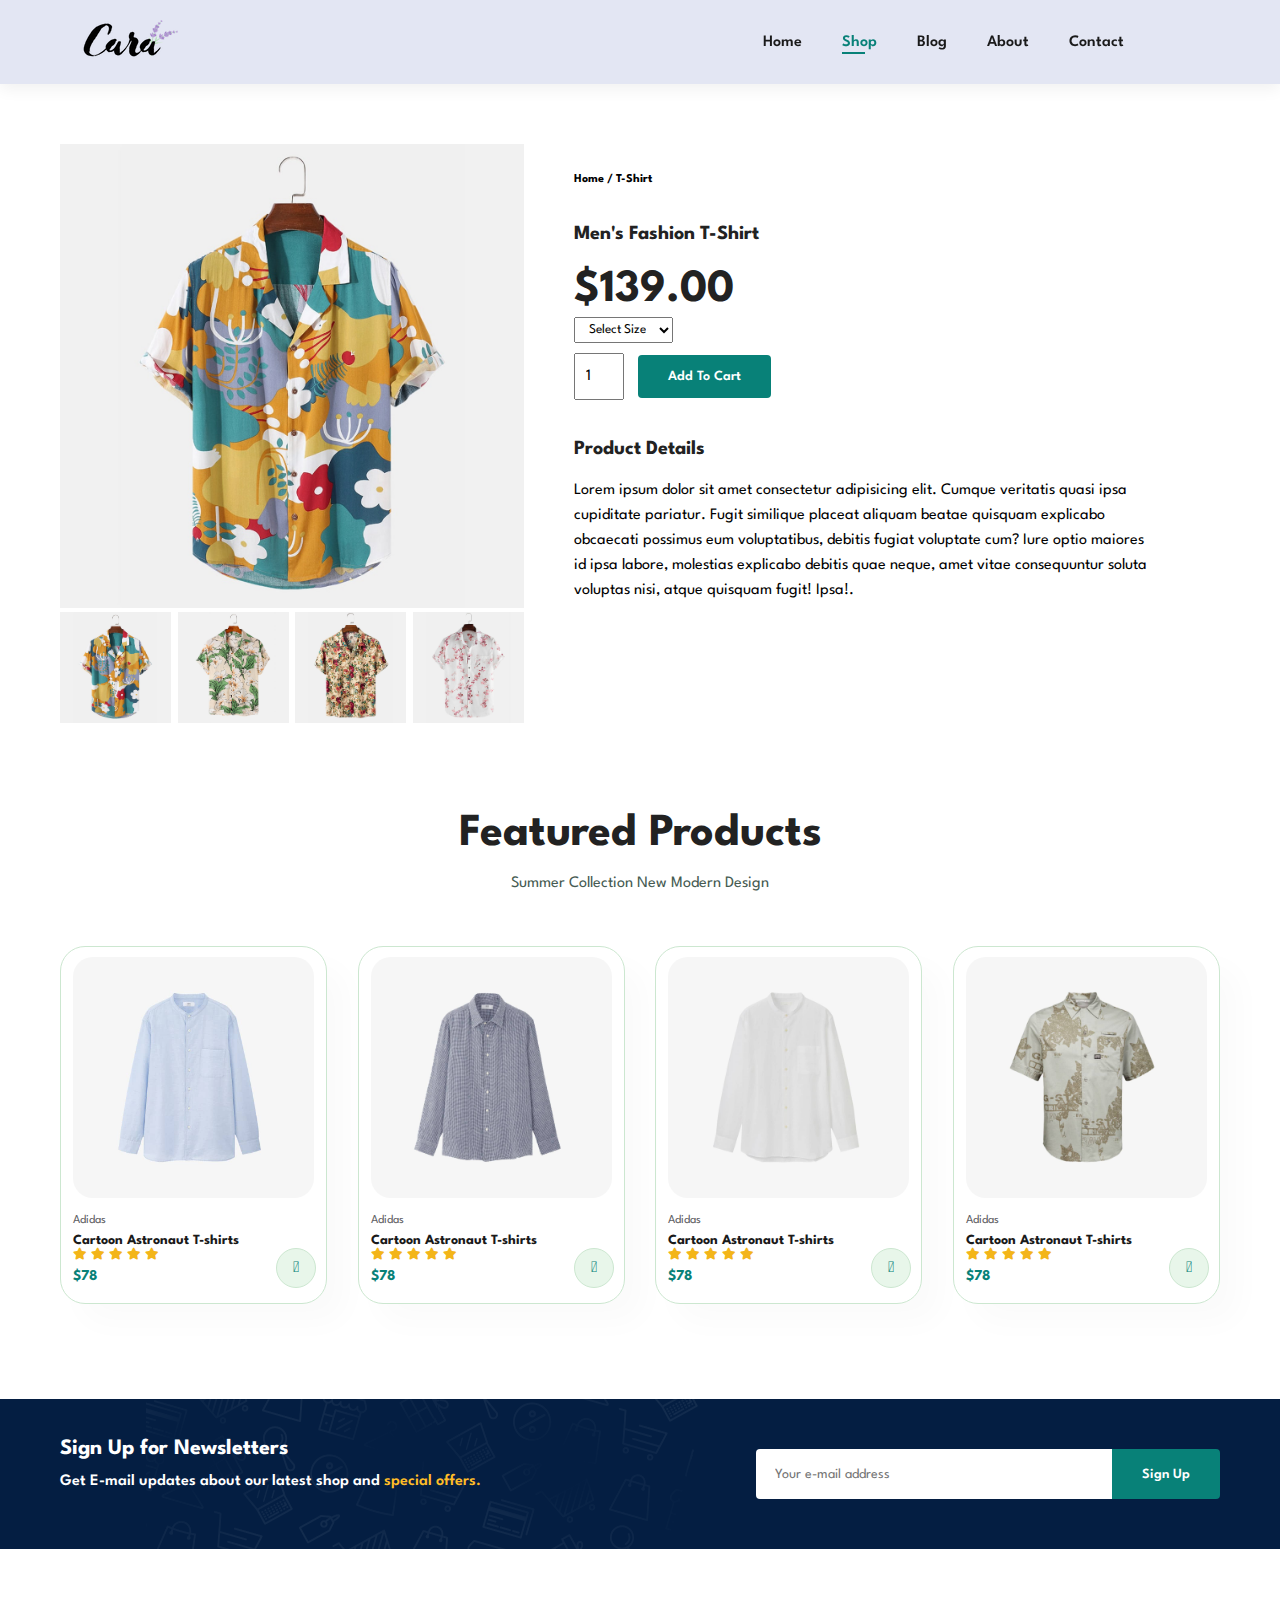
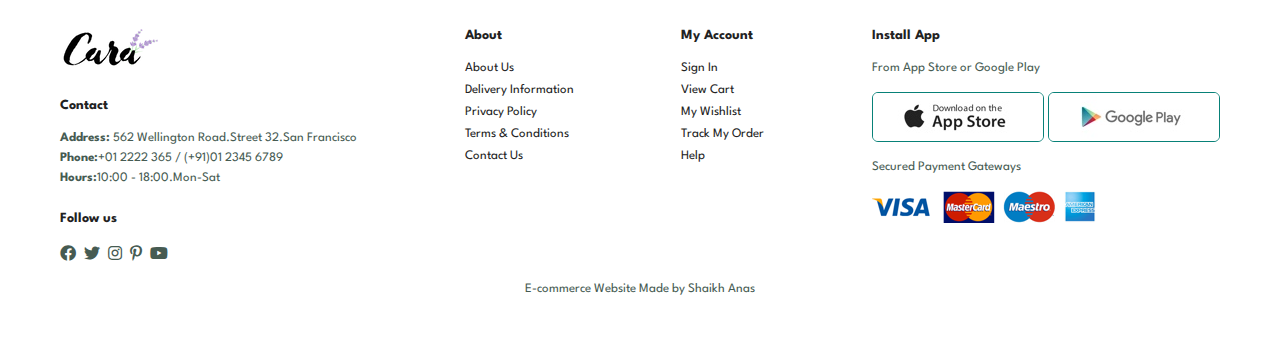
<file: sproduct.html>
<!DOCTYPE html>
<html lang="en">
<head>
    <meta charset="UTF-8">
    <meta http-equiv="X-UA-Compatible" content="IE=edge">
    <meta name="viewport" content="width=device-width, initial-scale=1.0">
    <title>Ecommerce Website</title>
     <link rel="stylesheet" href="https://pro.fontawesome.com/releases/v5.10.0/css/all.css">
    <link rel="stylesheet" href="style.css">
</head>
<body>
    <section id="header">
        <a href="#"><img src="img/logo.png" class="logo"></a>

        <div>
            <ul id="navbar">
                <li><a  href="index.html">Home</a></li>
                <li><a class="active" href="shop.html">Shop</a></li>
                <li><a href="blog.html">Blog</a></li>
                <li><a href="about.html">About</a></li>
                <li><a href="contact.html">Contact</a></li>
                <li id="lg-bag"><a href="cart.html"><i class="far fa-shopping-bag"></i></a></li>
                <a href="#" id="close"><i class="far fa-times"></i></a>
            </ul>

        </div> 
        <div class="mobile">
            <a href="cart.html"><i class="far fa-shopping-bag"></i></a>
            <i id="bar" class="fas fa-outdent"></i>
        
        </div>
    </section>

    <section id="prodetails" class="section-p1">
        <div class="single-pro-image">
            <img src="./img/products/f1.jpg" width="100%" id="MainImg" alt="">
            <div class="small-img-group">
                <div class="small-img-col">
                    <img src="./img/products/f1.jpg" width="100%" class="small-img" alt="">
                </div>
                <div class="small-img-col">
                    <img src="./img/products/f2.jpg" width="100%" class="small-img" alt="">
                </div>
                <div class="small-img-col">
                    <img src="./img/products/f3.jpg" width="100%" class="small-img" alt="">
                </div>
                <div class="small-img-col">
                    <img src="./img/products/f4.jpg" width="100%" class="small-img" alt="">
                </div>
            </div>

        </div>
        <div class="single-pro-details">
            <h6>Home / T-Shirt</h6>
            <h4>Men's Fashion T-Shirt</h4>
            <h2>$139.00</h2>
            <select>
                <option>Select Size</option>
                <option>XL</option>
                <option>XXL</option>
                <option>Small</option>
                <option>Large</option>
            </select>
            <input type="number" value="1">
            <button class="normal">Add To Cart</button>
            <h4>Product Details</h4>
            <span>Lorem ipsum dolor sit amet consectetur adipisicing elit. Cumque veritatis quasi ipsa cupiditate pariatur. Fugit similique placeat aliquam beatae quisquam explicabo obcaecati possimus eum voluptatibus, debitis fugiat voluptate cum? Iure optio maiores id ipsa labore, molestias explicabo debitis quae neque, amet vitae consequuntur soluta voluptas nisi, atque quisquam fugit! Ipsa!.</span>
        </div>
    </section>

    <section id="product1" class="section-p1">
        <h2>Featured Products</h2>
        <p>Summer Collection New Modern Design</p>
        <div class="pro-container">
            <div class="pro">
                <img src="img/products/n1.jpg">
                <div class="des">
                    <span>Adidas</span>
                    <h5>Cartoon Astronaut T-shirts</h5>
                    <div class="star">
                        <i class="fas fa-star"></i>
                        <i class="fas fa-star"></i>
                        <i class="fas fa-star"></i>
                        <i class="fas fa-star"></i>
                        <i class="fas fa-star"></i>
                    </div>
                    <h4>$78</h4>
                </div>
                <a href="#"><i class="fal fa-shopping-cart cart"></i></a>
            </div>
            <div class="pro">
                <img src="img/products/n2.jpg">
                <div class="des">
                    <span>Adidas</span>
                    <h5>Cartoon Astronaut T-shirts</h5>
                    <div class="star">
                        <i class="fas fa-star"></i>
                        <i class="fas fa-star"></i>
                        <i class="fas fa-star"></i>
                        <i class="fas fa-star"></i>
                        <i class="fas fa-star"></i>
                    </div>
                    <h4>$78</h4>
                </div>
                <a href="#"><i class="fal fa-shopping-cart cart"></i></a>
            </div>
            <div class="pro">
                <img src="img/products/n3.jpg">
                <div class="des">
                    <span>Adidas</span>
                    <h5>Cartoon Astronaut T-shirts</h5>
                    <div class="star">
                        <i class="fas fa-star"></i>
                        <i class="fas fa-star"></i>
                        <i class="fas fa-star"></i>
                        <i class="fas fa-star"></i>
                        <i class="fas fa-star"></i>
                    </div>
                    <h4>$78</h4>
                </div>
                <a href="#"><i class="fal fa-shopping-cart cart"></i></a>
            </div>
            <div class="pro">
                <img src="img/products/n4.jpg">
                <div class="des">
                    <span>Adidas</span>
                    <h5>Cartoon Astronaut T-shirts</h5>
                    <div class="star">
                        <i class="fas fa-star"></i>
                        <i class="fas fa-star"></i>
                        <i class="fas fa-star"></i>
                        <i class="fas fa-star"></i>
                        <i class="fas fa-star"></i>
                    </div>
                    <h4>$78</h4>
                </div>
                <a href="#"><i class="fal fa-shopping-cart cart"></i></a>
            </div>
        </div>
    </section>
   
    <section id="newsletter" class="section-p1 section-m1">
        <div class="newstext">
            <h4>Sign Up for Newsletters</h4>
            <p>Get E-mail updates about our latest shop and <span>special offers.</span></p>
        </div>
        <div class="form">
            <input type="text" placeholder="Your e-mail address">
            <button class="normal">Sign Up</button>
        </div>
    </section>

    <footer class="section-p1">
        <div class="col">
            <img class="logo" src="img/logo.png" alt="">
            <h4>Contact</h4>
            <p><strong>Address:</strong> 562 Wellington Road.Street 32.San Francisco</p>
            <p><strong>Phone:</strong>+01 2222 365 / (+91)01 2345 6789</p>
            <p><strong>Hours:</strong>10:00 - 18:00.Mon-Sat</p>
    
        <div class="follow">
            <h4>Follow us</h4>
            <div class="icon">
                <i class="fab fa-facebook"></i>
                <i class="fab fa-twitter"></i>
                <i class="fab fa-instagram"></i>
                <i class="fab fa-pinterest-p"></i>
                <i class="fab fa-youtube"></i>
            </div>
            </div>
        </div>
        <div class="col">
            <h4>About</h4>
            <a href="#">About Us</a>
            <a href="#">Delivery Information</a>
            <a href="#">Privacy Policy</a>
            <a href="#">Terms & Conditions</a>
            <a href="#">Contact Us</a>
        </div>
        <div class="col">
            <h4>My Account</h4>
            <a href="#">Sign In</a>
            <a href="#">View Cart</a>
            <a href="#">My Wishlist</a>
            <a href="#">Track My Order</a>
            <a href="#">Help</a>
        </div>
        <div class="col install">
            <h4>Install App</h4>
            <p>From App Store or Google Play</p>
            <div class="row">
                <img src="./img/pay/app.jpg" alt="">
                <img src="./img/pay/play.jpg" alt="">
            </div>
            <p>Secured Payment Gateways</p>
            <img src="./img/pay/pay.png" alt="">
        </div>
        <div class="copyright">
            <p>E-commerce Website Made by Shaikh Anas</p>
        </div>
    </footer>
    <script>
        var MainImg = document.getElementById("MainImg") ;
        var smallimg = document.getElementsByClassName('small-img') ;

        smallimg[0].onclick = function(){
            MainImg.src = smallimg[0].src ;
        }
        smallimg[1].onclick = function(){
            MainImg.src = smallimg[1].src ;
        }
        smallimg[2].onclick = function(){
            MainImg.src = smallimg[2].src ;
        }
        smallimg[3].onclick = function(){
            MainImg.src = smallimg[3].src ;
        }
    </script>
    <script src="script.js"></script> 
</body>
</html>
</file>
<file: style.css>
@import url("https://fonts.googleapis.com/css2?family=Spartan:wght@100;200;300;400;500;600;700;800;900&display=swap");
* {
  margin: 0;
  padding: 0;
  box-sizing: border-box;
  font-family: "Spartan", sans-serif;
}

html {
  scroll-behavior: smooth;
}

/* Global Styles */

h1 {
  font-size: 50px;
  line-height: 64px;
  color: #222;
}

h2 {
  font-size: 46px;
  line-height: 54px;
  color: #222;
}

h4 {
  font-size: 20px;
  color: #222;
}

h6 {
  font-weight: 700;
  font-size: 12px;
}

p {
  font-size: 16px;
  color: #465b52;
  margin: 15px 0 20px 0;
}

.section-p1 {
  padding: 40px 60px;
}

.section-m1 {
  margin: 40px 0;
}

button.normal{
  font-size: 14px ;
  font-weight: 600 ;
  padding: 15px 30px ;
  color: #000 ;
  background-color: #fff;
  border-radius: 4px ;
  cursor: pointer ;
  border: none ;
  outline : none ;
  transition: 0.2s ease ; 
}

body {
  width: 100%;
}
#header{
   display : flex ;
   align-items: center;
   justify-content: space-between;
   padding: 20px 80px ;
   background: #e3e6f3 ;
   box-shadow: 0 5px 15px rgba(0,0,0,0.06);
   z-index: 999;
   position: sticky;
   top : 0;
   left: 0;
}

#navbar{
  display: flex;
  align-items: center;
  justify-content: center;
}
#navbar li{
  list-style: none;
  padding: 0 20px ;
  position: relative;
}
#navbar li a{
  text-decoration : none ;
  font-size: 16px ;
  font-weight: 600 ;
  color: #1a1a1a ;
  transition: 0.3s ease ;
}
#navbar li a:hover,
#navbar li a.active{
  color: #088178 ;
}
#navbar li a.active::after,
#navbar li a:hover::after{
  content:"" ;
  width: 30% ;
  height: 2px;
  background: #088178;
  position: absolute; 
  bottom: -4px ;
  left: 20px ;
}
.mobile{
  display: none;
  align-items: center;
}
#close{
  display: none ;
}

#hero{
  background-image: url("img/hero4.png");
  height: 90vh;
  width: 100% ;
  background-size: cover;
  background-position: top 25% right 0;
  padding: 0 80px;
  display: flex;
  flex-direction: column;
  align-items: flex-start;
  justify-content: center;
}
#hero h4{
  padding-bottom: 15px;
}
#hero h1{
  color: #088178 ;
}
#hero button{
  background-image: url("img/button.png");
  background-color: transparent;
  color:#088178 ;
  border: none ;
  padding: 14px 80px 14px 65px ;
  background-repeat: no-repeat;
  cursor: pointer;
  font-weight: 700 ;
  font-size: 15px ;
}
#feature{
  display: flex;
  align-items: center;
  justify-content: space-between;
  flex-wrap: wrap;
}
#feature .fe-box{
  width: 175px ;
  text-align: center;
  padding: 25px 15px ;
  box-shadow: 20px 20px 34px rgba(0,0,0,0.03);
  border: 1px solid #cce7d0 ;
  border-radius: 4px ;
  margin: 15px 1px ;
}
#feature .fe-box:hover{
  box-shadow: 10px 10px 54px rgba(70,62,221,0.1);
}
#feature .fe-box img{
  width:100% ;
  margin-bottom: 10px ;
}
#feature .fe-box h6{
  padding: 9px 8px 6px 8px ;
  display: inline-block;
  line-height: 1;
  border-radius: 4px;
  color: #088178;
  background-color: #fddde4;
}
#feature .fe-box:nth-child(2) h6{
  background-color: #cdebbc;
}
#feature .fe-box:nth-child(3) h6{
  background-color: #d1e8f2;
}
#feature .fe-box:nth-child(4) h6{
  background-color: #cdd4f8;
}
#feature .fe-box:nth-child(5) h6{
  background-color: #f6dbf6;
}
#feature .fe-box:nth-child(6) h6{
  background-color: #fff2e5;
}

#product1{
  text-align: center;
}
#product1 .pro-container{
  display: flex ;
  justify-content: space-between;
  padding-top: 20px ;
  flex-wrap: wrap;
}
#product1 .pro{
  width: 23% ;
  min-width: 250px ;
  padding: 10px 12px ;
  border: 1px solid #cce7d0 ;
  border-radius: 25px ;
  cursor: pointer;
  box-shadow: 20px 20px 30px rgba(0, 0, 0,0.02);
  margin: 15px 0;
  transition: 0.2s ease;
  position: relative;
}
#product1 .pro:hover{
  box-shadow: 20px 20px 30px rgba(0, 0, 0,0.06);

}
#product1 .pro img{
  width: 100% ;
  border-radius: 20px ;
}
#product1 .pro .des{
  text-align: start;
  padding: 10px 0 ;
}
#product1 .pro .des span{
  color: #606063 ;
  font-size: 12px;
}
#product1 .pro .des h5{
  padding-top: 7px  ;
  color: #1a1a1a ;
  font-size: 14px ;
}
#product1 .pro .des i{
  font-size:12px ;
  color: rgb(243, 181, 25) ;
}
#product1 .pro .des h4{
  padding-top: 7px ;
  font-size: 15px ;
  font-weight: 700 ;
  color: #088178 ;
}
#product1 .pro .cart{
  width: 40px ;
  height: 40px ;
  line-height: 40px ;
  border-radius: 50px ;
  background-color: #e8f6ea; 
  font-weight: 500;
  color: #088178 ;
  border: 1px solid #cce7d0;
  position: absolute;
  bottom: 15px ;
  right: 10px ;
}
#banner{
  display: flex;
  flex-direction: column;
  align-items: center;
  justify-content: center ;
  text-align: center ;
  background-image: url(img/banner/b2.jpg);
  width: 100% ;
  height : 40vh ;
  background-size: cover;
  background-position: center;
}
#banner h4{
  color: #fff ;
  font-size: 16px ;
}
#banner h2{
  color: #fff ;
  font-size: 30px ;
  padding:10px 0 ;
}
#banner span{
  color: #ef3636 ;
}
#banner button:hover{
  background: #088178;
  color: #fff ;
}
#sm-banner{
  display:flex ;
  justify-content: space-between;
  flex-wrap: wrap;
}
#sm-banner .banner-box{
  display: flex;
  flex-direction: column;
  align-items: flex-start;
  justify-content: center ;
  background-image: url(img/banner/b17.jpg);
  min-width: 560px ;
  height : 50vh ;
  background-size: cover;
  background-position: center;
  padding: 30px ;
}
#sm-banner .banner-box2{
  background-image: url(img/banner/b10.jpg);
}
#sm-banner h4{
  color:#fff ;
  font-size: 20px ;
  font-weight: 300;
}
#sm-banner h2{
  color: #fff ;
  font-size: 28px ;
  font-weight: 800 ;
}
#sm-banner span{
  font: #fff;
  font-size: 14px ;
  font-weight: 500;
  padding-bottom:15px ;
}
button.white{
  font-size: 13px ;
  font-weight: 600 ;
  padding: 11px 18px ;
  color: #fff ;
  background-color: transparent;
  border-radius: 4px ;
  cursor: pointer ;
  border: 1px solid #fff ;
  outline : none ;
  transition: 0.2s ease ; 
}
#sm-banner .banner-box:hover button{
  background-color: #088178;
  border: 1px solid #088178 ;
}
#banner3{
  display: flex ;
  justify-content: space-between;
  flex-wrap: wrap;
  padding: 0 80px ;
}
#banner3 .banner-box{
  display: flex;
  flex-direction: column;
  align-items: flex-start;
  justify-content: center ;
  background-image: url(img/banner/b7.jpg);
  min-width: 30% ;
  height : 30vh ;
  background-size: cover;
  background-position: center;
  padding: 20px ;
  margin-bottom: 20px;
}
#banner3 .banner-box2{
  background-image: url(img/banner/b4.jpg);
}
#banner3 .banner-box3{
  background-image: url(img/banner/b18.jpg);
}
#banner3 h2{
  color: #fff ;
  font-weight: 900 ;
  font-size: 22px; 
}
#banner3 h3{
  color: #ec544e ;
  font-weight: 800 ;
  font-size: 15px ;
}
#newsletter{
  display: flex;
  justify-content: space-between;
  flex-wrap: wrap;
  align-items: center;
  background-image: url("img/banner/b14.png");
  background-repeat: no-repeat;
  background-position: 20% 30% ;
  background-color: #041e42 ;
}
#newsletter h4{
  font-size: 22px ;
  font-weight: 700 ;
  color: #fff ;
}
#newsletter p{
  font-size: 16px ;
  font-weight: 600 ;
  color: #fff ;
}
#newsletter p span{
  color: #ffbd27 ;
}
#newsletter .form{
  display: flex ;
  width: 40% ;
}
#newsletter input{
  height: 3.125rem ;
  padding: 0 1.25em ;
  font-size: 14px ;
  width: 100% ;
  border: 1px solid transparent ;
  border-radius: 4px ;
  outline: none ;
  border-top-right-radius: 0;
  border-bottom-right-radius: 0;
}

#newsletter button{
  background-color: #088178;
  color: #fff ;
  white-space: nowrap ;
  border-top-left-radius: 0;
  border-bottom-left-radius: 0;
}
footer{
  display: flex ;
  flex-wrap: wrap;
  justify-content: space-between;
}
footer .col{
  display: flex ;
  flex-direction: column;
  align-items: flex-start;
  margin-bottom: 20px ;
}
footer .logo{
  margin-bottom: 30px ;
}
footer h4{
  font-size: 14px ;
  padding-bottom: 20px ;
}
footer p{
  font-size: 13px ;
  margin: 0 0 8px 0 ; 
}
footer a{
  font-size: 13px ;
  text-decoration: none;
  color: #222 ;
  margin-bottom : 10px ;
}
footer .follow{
  margin-top: 20px ;
}
footer .follow i{
  color: #465b52 ;
  padding-right: 4px;
  cursor: pointer ;
}
footer .install .row img{
  border: 1px solid #088178 ;
  border-radius: 6px ;
}
footer .install img{
  margin: 10px 0 15px 0 ;
}
footer .follow i:hover, footer a:hover{
  color: #088178 ;
}
footer .copyright{
  width: 100% ;
  text-align: center;
}
#page-header{
  background-image: url('img/banner/b1.jpg');
  width: 100%;
  height: 40vh;
  background-size: cover;
  display: flex;
  justify-content: center;
  text-align: center;
  flex-direction: column;
  padding: 14px;

}
#page-header h2,
#page-header p{
  color: #fff ;
} 
#pagination{
  text-align: center;
}
#pagination a{
  text-decoration: none;
  background-color: #088178;
  padding: 15px 20px ;
  border-radius: 4px ;
  color :#fff ;
  font-weight: 600;
}
#pagination a i{
  font-size: 16px ;
  font-weight: 600;
}

#prodetails{
  display: flex;
  margin-top: 20px;
}
#prodetails .single-pro-image{
  width: 40% ;
  margin-right: 50px ;
}

.small-img-group{
  display: flex;
  justify-content: space-between;
}
.small-img-col{
  flex-basis: 24% ;
  cursor: pointer;
}
#prodetails .single-pro-details{
  width: 50% ;
  padding-top: 30px ;
}
#prodetails .single-pro-details h4{
  padding: 40px 0 20px 0 ;
}
#prodetails .single-pro-details select{
  display: block;
  padding: 5px 10px ;
  margin-bottom: 10px ;
}
#prodetails .single-pro-details input{
  width: 50px ;
  height: 47px ;
  padding-left: 10px;
  font-size: 16px ;
  margin-right: 10px;
}
#prodetails .single-pro-details input:focus{
  outline: none;
}

#prodetails .single-pro-details button{
  background-color: #088178;
  color: #fff ;
}
#prodetails .single-pro-details span{
  line-height: 25px ;;
}
#page-header.blog-header{
  background-image: url("img/banner/b19.jpg");
 }
#blog{
  padding: 150px 150px 0 150px ;
}
#blog .blog-box{
  display: flex;
  align-items: center;
  width: 100%;
  position: relative;
  padding-bottom: 90px ;
}
#blog .blog-img{
  width: 50% ;
  margin-right: 40px ;
}

#blog img{
  width: 100% ;
  height: 300px ;
  object-fit: cover;
}

#blog .blog-details{
  width: 50% ;
}

#blog .blog-details a{
  text-decoration: none;
  font-size: 11px;
  color: #000 ;
  font-weight: 700;
  position: relative;
  transition: 0.3s ease ;
}
#blog .blog-details a::after{
  content:"" ;
  width: 50px ;
  height: 1px ;
  background-color: #000;
  position: absolute;
  top: 4px ;
  right: -60px ;
}
#blog .blog-details a:hover{
  color: #088178 ;
}
#blog .blog-details a:hover::after{
  background-color: #088178;
}
#blog .blog-box h1{
  position: absolute;
  top: -40px ;
  left:0 ;
  font-size: 70px;
  font-weight: 700;
  color: #c9cbce ;
  z-index: -9 ;
}

#page-header.about-header{
  background-image: url(img/about/banner.png);
}


@media(max-width:799px){
  .section-p1{
    padding: 40px 40px ;
  }
  #navbar{
    display: flex;
    flex-direction: column;
    align-items: flex-start;
    justify-content:flex-start;
    position: fixed;
    top: 0;
    right: -300px;
    height: 100vh ;
    width:300px ;
    background-color: #E3E6F3;
    box-shadow: 0 40px 60px rgba(0,0,0,0.1);
    padding: 80px 0 0 10px ;
    transition: 0.3s  ease ;
  }
  #navbar.active{
    right: 0px ;
  }
  #navbar li{
    margin-bottom: 25px ;
  }
  .mobile{
    display: flex;
    align-items: center;
  }
  .mobile i{
    color:#1a1a1a ;
    font-size: 24px ;
    padding-left:20px ;
  }
  #close{
    display: initial;
    position: absolute;
    top: 30px ;
    left: 30px;
    color: #222 ;
    font-size: 24px ;
  }
  #lg-bag{
    display: none ;
  }
  #hero{
    height: 70vh;
    background-position: top 30% right 30%;
    padding: 0 80px;  
  }
  #feature{
    justify-content: center;
  }
  #feature .fe-box{
    margin: 15px 15px ;
  }
  #product1 .pro-container{
    justify-content: center;
  }
  #product1 .pro{
    margin: 15px ;
  }
  #banner{
    height: 20vh ;
  }
  #sm-banner .banner-box{
    min-width: 100% ;
    height: 30vh ;
  }
  #banner3{
    padding: 0 40px ;
  }
  #banner3 .banner-box{
    width: 28% ;
  }
  #newsletter .form{
    width: 70% ;
  }
}
@media (max-width: 477px){
  .section-p1{
    padding: 20px ;
  }
  #header{
    padding: 10px 30px 
  }
  h1{
    font-size: 38px;
  }
  h2{
    font-size: 32px ;
  }
  #hero{
    padding: 0 20px ;
    background-position: 55% ;
  }
  #feature{
    justify-content: space-between;
  }
  #feature .fe-box{
    width: 155px ;
    margin: 0 0 15px 0 ;
  }
  #product1 .pro{
    width: 100% ;
  }
  #banner{
    height: 40vh;
  }
  #sm-banner .banner-box{
    height: 40vh ;
  }
  #sm-banner .banner-box2{
    margin-top: 20px;
  }
  #banner3{
    padding: 0 20px ;
  }
  #banner3 .banner-box{
    width: 100% ;
  }
  #newsletter{
    padding: 40px 20px ;
  }
  #newsletter .form{
    width: 100% ;
  }
  footer .copyright{
    text-align: start;
  }
/* Single product */
#prodetails{
  display: flex ;
  flex-direction: column;
}
#prodetails .single-pro-image{
  width: 100% ;
  margin-right: 0px ;
}
#prodetails .single-pro-details{
  width: 100% ;
}
#blog{
  padding: 100px 20px 0 20px;
}
#blog .blog-box{
  display: flex;
  flex-direction: column;
  align-items: flex-start;
} 
#blog .blog-img{
  width: 100%;
  margin-right: 0px ;
  margin-bottom: 30px ;
}
#blog .blog-details{
  width: 100% ;
}

}
</file>
